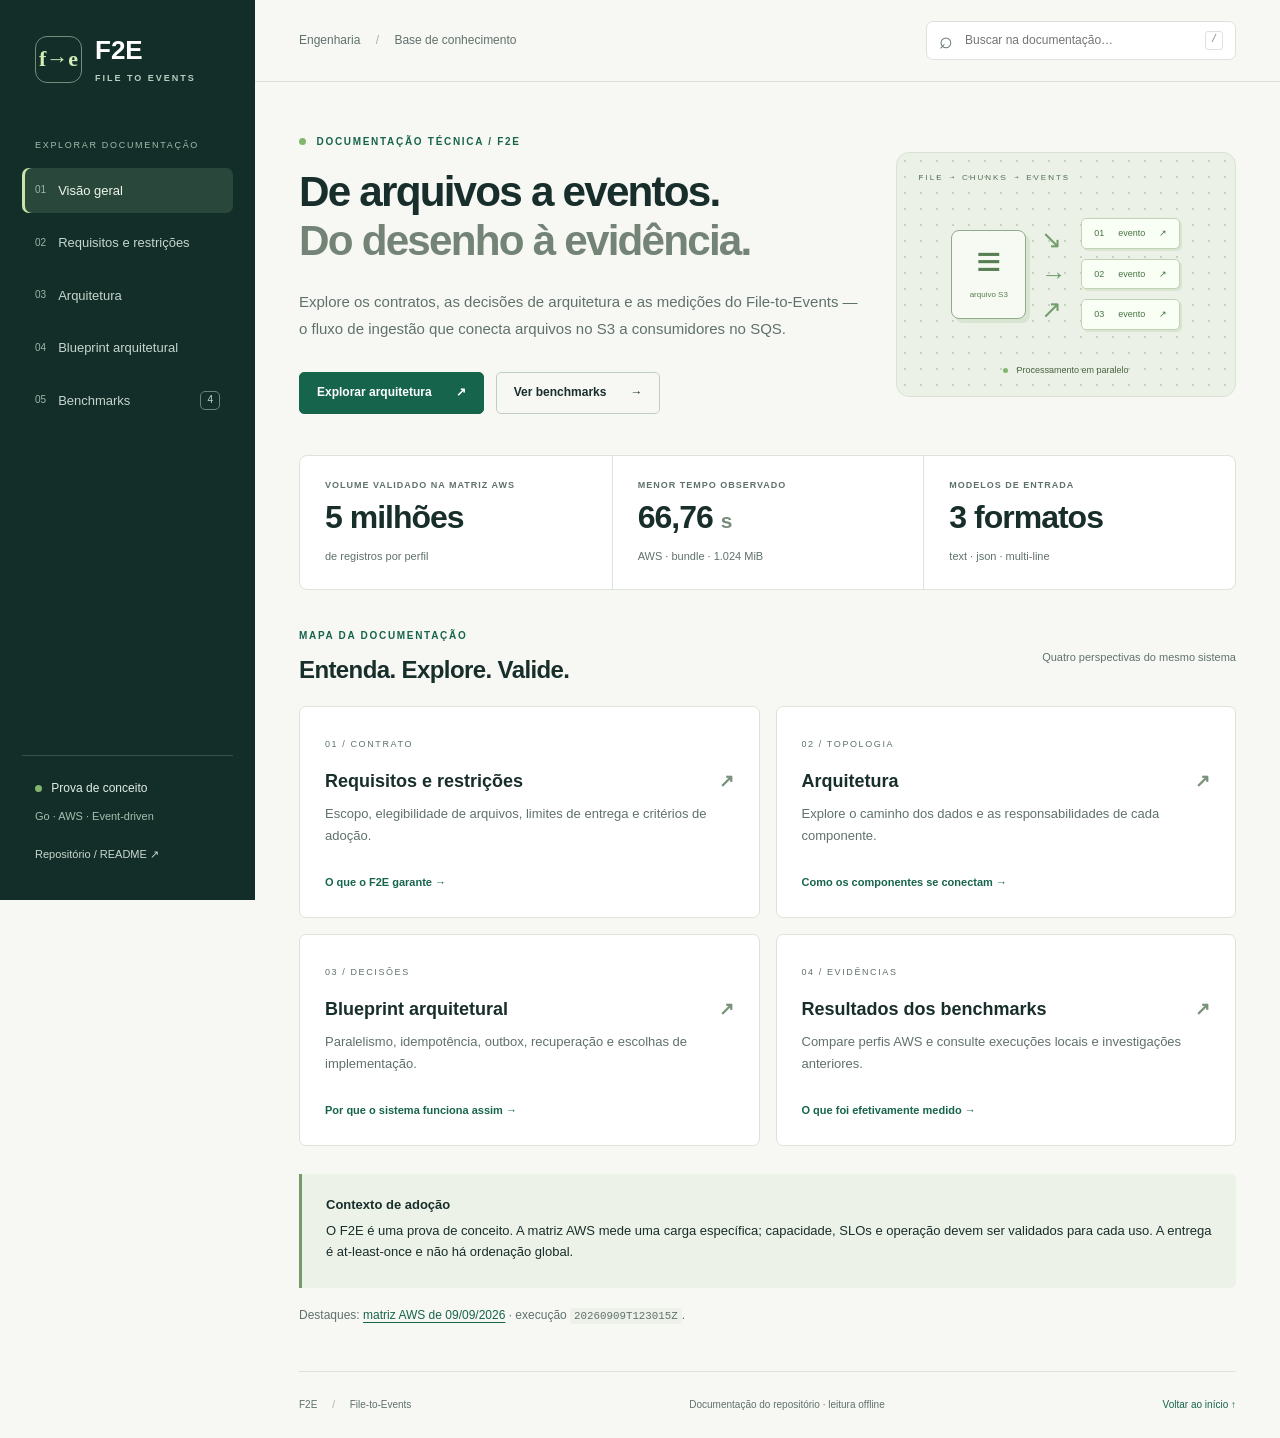
<file: documentacao/index.html>
<!doctype html>
<html lang="pt-BR">
<head>
<meta charset="utf-8"><meta name="viewport" content="width=device-width, initial-scale=1">
<meta name="description" content="Documentação interativa do F2E: requisitos, arquitetura, blueprint e resultados de benchmarks.">
<title>F2E · Documentação técnica</title>
<link rel="stylesheet" href="site/site.css">
<script id="benchmark-data" type="application/json">{"aws": [{"memory": 128, "smoke": 16.38, "worker": 3152, "seconds": 255.21, "throughput": 19592, "throttles": 1}, {"memory": 256, "smoke": 16.87, "worker": 6283, "seconds": 149.07, "throughput": 33541, "throttles": 0}, {"memory": 512, "smoke": 8.59, "worker": 12782, "seconds": 96.04, "throughput": 52062, "throttles": 0}, {"memory": 1024, "smoke": 8.51, "worker": 24517, "seconds": 66.76, "throughput": 74901, "throttles": 0}], "local": {"runId": "20260907T211528Z", "status": "COMPLETED", "jobId": "626fd8f810e14516cf36b0c2f9a8a0e023c82ed982c2b3626bbbcbb932d6d42c", "objectKey": "benchmark-text/20260907T211528Z-5000000x100.txt", "machine": {"cpu": "13th Gen Intel(R) Core(TM) i7-13700H", "physicalCores": 14, "logicalThreads": 20, "ramBytes": 33854128128, "dockerDesktop": {"cpus": 20, "ramBytes": 16519639040}}, "input": {"records": 5000000, "recordLengthBytes": 100, "sizeBytes": 500000000, "sha256": "ea2bc112f5f92e5417c7077fb8a00bdd95f2922801a2281ebea5fc4e4ac8a8de"}, "parameters": {"recordsPerChunk": 50000, "publishConcurrency": 8, "outputMode": "bundle", "maxEnvelopesPerMessage": 100, "maxMessageBytes": 24000}, "durationsMs": {"generation": 58, "provision": 23201, "upload": 3785, "processing": 197790}, "result": {"expectedChunks": 100, "completedChunks": 100, "recordsRead": 5000000, "recordsPublished": 5000000, "recordsRejected": 0, "recordsIgnored": 0, "outputMessages": 178539, "intakeDlq": 0, "chunkDlq": 0, "recordsPerSecond": 25279.34, "inputMiBPerSecond": 2.41}, "resources": {"peakSingleContainerCpuPercent": 166.3, "peakSingleContainerMemoryPercent": 33.78, "rawSamples": "docker-resources.csv"}}, "localMatrix": {"runId": "20260908T234320Z", "kind": "local-memory-cpu-matrix", "matrix": "128:0.07 256:0.14 512:0.29 1024:0.58", "cases": [{"stage": "smoke", "status": "COMPLETED", "parameters": {"recordsPerChunk": 50000, "publishConcurrency": 8, "outputMode": "bundle", "maxEnvelopesPerMessage": 0, "maxMessageBytes": 256000, "workerMemoryMB": 128, "workerTimeoutSeconds": 600, "workerContainerCPUs": "0.07", "workerContainerMemory": "128m"}, "input": {"records": 10000, "recordLengthBytes": 100, "sizeBytes": 1000000, "sha256": "33a607c1c8b396a701991e1d41a20a1f04f7d0831b0ac398d771d2aaedf85709"}, "durationsMs": {"generation": 95, "provision": 28664, "upload": 919, "processing": 2555}, "result": {"expectedChunks": 1, "completedChunks": 1, "recordsRead": 10000, "recordsPublished": 10000, "recordsRejected": 0, "recordsIgnored": 0, "outputMessages": 66, "intakeDlq": 0, "chunkDlq": 0, "recordsPerSecond": 3913.89, "inputMiBPerSecond": 0.37}, "resources": {"peakSingleContainerCpuPercent": 99.49, "peakSingleContainerMemoryPercent": 18.99, "rawSamples": "docker-resources.csv", "workerContainerLimits": "worker-container-limits.csv"}}, {"stage": "full", "status": "FAILED", "parameters": {"recordsPerChunk": 50000, "publishConcurrency": 8, "outputMode": "bundle", "maxEnvelopesPerMessage": 0, "maxMessageBytes": 256000, "workerMemoryMB": 128, "workerTimeoutSeconds": 600, "workerContainerCPUs": "0.07", "workerContainerMemory": "128m"}, "input": {"records": 5000000, "recordLengthBytes": 100, "sizeBytes": 500000000, "sha256": "ea2bc112f5f92e5417c7077fb8a00bdd95f2922801a2281ebea5fc4e4ac8a8de"}, "durationsMs": {"generation": 66, "provision": 28661, "upload": 9118, "processing": 601316}, "result": {"expectedChunks": 95, "completedChunks": 5, "recordsRead": 263155, "recordsPublished": 263155, "recordsRejected": 0, "recordsIgnored": 0, "outputMessages": 16252, "intakeDlq": 2, "chunkDlq": 0, "recordsPerSecond": 437.63, "inputMiBPerSecond": 0.79}, "resources": {"peakSingleContainerCpuPercent": 220.31, "peakSingleContainerMemoryPercent": 32.42, "rawSamples": "docker-resources.csv", "workerContainerLimits": "worker-container-limits.csv"}}, {"stage": "smoke", "status": "COMPLETED", "parameters": {"recordsPerChunk": 50000, "publishConcurrency": 8, "outputMode": "bundle", "maxEnvelopesPerMessage": 0, "maxMessageBytes": 256000, "workerMemoryMB": 256, "workerTimeoutSeconds": 600, "workerContainerCPUs": "0.14", "workerContainerMemory": "256m"}, "input": {"records": 10000, "recordLengthBytes": 100, "sizeBytes": 1000000, "sha256": "33a607c1c8b396a701991e1d41a20a1f04f7d0831b0ac398d771d2aaedf85709"}, "durationsMs": {"generation": 85, "provision": 44291, "upload": 1213, "processing": 2526}, "result": {"expectedChunks": 1, "completedChunks": 1, "recordsRead": 10000, "recordsPublished": 10000, "recordsRejected": 0, "recordsIgnored": 0, "outputMessages": 66, "intakeDlq": 0, "chunkDlq": 0, "recordsPerSecond": 3958.83, "inputMiBPerSecond": 0.38}, "resources": {"peakSingleContainerCpuPercent": 84.48, "peakSingleContainerMemoryPercent": 19.67, "rawSamples": "docker-resources.csv", "workerContainerLimits": "worker-container-limits.csv"}}, {"stage": "smoke", "status": "COMPLETED", "parameters": {"recordsPerChunk": 50000, "publishConcurrency": 8, "outputMode": "bundle", "maxEnvelopesPerMessage": 0, "maxMessageBytes": 256000, "workerMemoryMB": 512, "workerTimeoutSeconds": 600, "workerContainerCPUs": "0.29", "workerContainerMemory": "512m"}, "input": {"records": 10000, "recordLengthBytes": 100, "sizeBytes": 1000000, "sha256": "33a607c1c8b396a701991e1d41a20a1f04f7d0831b0ac398d771d2aaedf85709"}, "durationsMs": {"generation": 84, "provision": 29670, "upload": 1411, "processing": 3014}, "result": {"expectedChunks": 1, "completedChunks": 1, "recordsRead": 10000, "recordsPublished": 10000, "recordsRejected": 0, "recordsIgnored": 0, "outputMessages": 203, "intakeDlq": 0, "chunkDlq": 0, "recordsPerSecond": 3317.85, "inputMiBPerSecond": 0.32}, "resources": {"peakSingleContainerCpuPercent": 301.55, "peakSingleContainerMemoryPercent": 8, "rawSamples": "docker-resources.csv", "workerContainerLimits": "worker-container-limits.csv"}}, {"stage": "full", "status": "FAILED", "parameters": {"recordsPerChunk": 50000, "publishConcurrency": 8, "outputMode": "bundle", "maxEnvelopesPerMessage": 0, "maxMessageBytes": 256000, "workerMemoryMB": 512, "workerTimeoutSeconds": 600, "workerContainerCPUs": "0.29", "workerContainerMemory": "512m"}, "input": {"records": 5000000, "recordLengthBytes": 100, "sizeBytes": 500000000, "sha256": "ea2bc112f5f92e5417c7077fb8a00bdd95f2922801a2281ebea5fc4e4ac8a8de"}, "durationsMs": {"generation": 81, "provision": 29470, "upload": 4666, "processing": 282661}, "result": {"expectedChunks": 95, "completedChunks": 5, "recordsRead": 263155, "recordsPublished": 263155, "recordsRejected": 0, "recordsIgnored": 0, "outputMessages": 16155, "intakeDlq": 1, "chunkDlq": 0, "recordsPerSecond": 930.99, "inputMiBPerSecond": 1.69}, "resources": {"peakSingleContainerCpuPercent": 162.55, "peakSingleContainerMemoryPercent": 31.7, "rawSamples": "docker-resources.csv", "workerContainerLimits": "worker-container-limits.csv"}}, {"stage": "smoke", "status": "COMPLETED", "parameters": {"recordsPerChunk": 50000, "publishConcurrency": 8, "outputMode": "bundle", "maxEnvelopesPerMessage": 0, "maxMessageBytes": 256000, "workerMemoryMB": 1024, "workerTimeoutSeconds": 600, "workerContainerCPUs": "0.58", "workerContainerMemory": "1024m"}, "input": {"records": 10000, "recordLengthBytes": 100, "sizeBytes": 1000000, "sha256": "33a607c1c8b396a701991e1d41a20a1f04f7d0831b0ac398d771d2aaedf85709"}, "durationsMs": {"generation": 60, "provision": 27550, "upload": 861, "processing": 1800}, "result": {"expectedChunks": 1, "completedChunks": 1, "recordsRead": 10000, "recordsPublished": 10000, "recordsRejected": 0, "recordsIgnored": 0, "outputMessages": 33, "intakeDlq": 0, "chunkDlq": 0, "recordsPerSecond": 5555.56, "inputMiBPerSecond": 0.53}, "resources": {"peakSingleContainerCpuPercent": 106.08, "peakSingleContainerMemoryPercent": 5.32, "rawSamples": "docker-resources.csv", "workerContainerLimits": "worker-container-limits.csv"}}, {"stage": "full", "status": "FAILED", "parameters": {"recordsPerChunk": 50000, "publishConcurrency": 8, "outputMode": "bundle", "maxEnvelopesPerMessage": 0, "maxMessageBytes": 256000, "workerMemoryMB": 1024, "workerTimeoutSeconds": 600, "workerContainerCPUs": "0.58", "workerContainerMemory": "1024m"}, "input": {"records": 5000000, "recordLengthBytes": 100, "sizeBytes": 500000000, "sha256": "ea2bc112f5f92e5417c7077fb8a00bdd95f2922801a2281ebea5fc4e4ac8a8de"}, "durationsMs": {"generation": 56, "provision": 23420, "upload": 4620, "processing": 194766}, "result": {"expectedChunks": 95, "completedChunks": 5, "recordsRead": 263155, "recordsPublished": 263155, "recordsRejected": 0, "recordsIgnored": 0, "outputMessages": 16155, "intakeDlq": 2, "chunkDlq": 0, "recordsPerSecond": 1351.13, "inputMiBPerSecond": 2.45}, "resources": {"peakSingleContainerCpuPercent": 177.92, "peakSingleContainerMemoryPercent": 31.78, "rawSamples": "docker-resources.csv", "workerContainerLimits": "worker-container-limits.csv"}}]}}</script>
<script src="site/site.js" defer></script>
</head>
<body>
<a class="skip-link" href="#conteudo">Pular para o conteúdo</a>
<aside class="sidebar">
<a class="brand" href="#inicio"><span class="brand-icon">f→e</span><span>F2E<small>FILE TO EVENTS</small></span></a>
<p class="nav-label">EXPLORAR DOCUMENTAÇÃO</p>
<nav aria-label="Navegação principal">
<a href="#inicio" aria-current="page"><span>01</span> Visão geral</a>
<a href="#requisitos"><span>02</span> Requisitos e restrições</a>
<a href="#arquitetura"><span>03</span> Arquitetura</a>
<a href="#blueprint"><span>04</span> Blueprint arquitetural</a>
<a href="#benchmarks"><span>05</span> Benchmarks <i>4</i></a>
</nav>
<div class="sidebar-bottom"><span class="status-dot"></span> Prova de conceito<p>Go · AWS · Event-driven</p><a href="../README.md">Repositório / README ↗</a></div>
</aside>
<div class="workspace">
<header class="topbar"><span>Engenharia <b>/</b> Base de conhecimento</span><div class="search-box"><span aria-hidden="true">⌕</span><label class="sr-only" for="search">Buscar em toda a documentação</label><input id="search" type="search" placeholder="Buscar na documentação…"><kbd>/</kbd></div></header>
<main id="conteudo" tabindex="-1">
<section id="search-results" hidden aria-labelledby="search-title"><p class="eyebrow">BUSCA GLOBAL</p><h1 id="search-title">Resultados na documentação</h1><p id="search-count" role="status"></p><div id="search-list"></div></section>
<section id="inicio" class="page">
<div class="hero"><div><p class="eyebrow"><span class="status-dot"></span> DOCUMENTAÇÃO TÉCNICA / F2E</p><h1>De arquivos a eventos.<br><span>Do desenho à evidência.</span></h1><p class="lead">Explore os contratos, as decisões de arquitetura e as medições do File-to-Events — o fluxo de ingestão que conecta arquivos no S3 a consumidores no SQS.</p><div class="hero-actions"><a class="button primary" href="#arquitetura">Explorar arquitetura <span>↗</span></a><a class="button" href="#benchmarks">Ver benchmarks <span>→</span></a></div></div><div class="hero-art" aria-hidden="true"><div class="art-caption">FILE → CHUNKS → EVENTS</div><div class="file-glyph">≡<small>arquivo S3</small></div><div class="art-lines">↘<br>→<br>↗</div><div class="event-stack"><span>01 <b>evento</b> ↗</span><span>02 <b>evento</b> ↗</span><span>03 <b>evento</b> ↗</span></div><div class="art-footer"><span class="status-dot"></span> Processamento em paralelo</div></div></div>
<div class="stats"><div><span>VOLUME VALIDADO NA MATRIZ AWS</span><strong>5 milhões</strong><small>de registros por perfil</small></div><div><span>MENOR TEMPO OBSERVADO</span><strong>66,76 <em>s</em></strong><small>AWS · bundle · 1.024 MiB</small></div><div><span>MODELOS DE ENTRADA</span><strong>3 formatos</strong><small>text · json · multi-line</small></div></div>
<div class="section-heading"><div><p class="eyebrow">MAPA DA DOCUMENTAÇÃO</p><h2>Entenda. Explore. Valide.</h2></div><span>Quatro perspectivas do mesmo sistema</span></div>
<div class="topic-grid">
<a class="topic" href="#requisitos"><span class="topic-number">01 / CONTRATO</span><h3>Requisitos e restrições <span>↗</span></h3><p>Escopo, elegibilidade de arquivos, limites de entrega e critérios de adoção.</p><small>O que o F2E garante →</small></a>
<a class="topic" href="#arquitetura"><span class="topic-number">02 / TOPOLOGIA</span><h3>Arquitetura <span>↗</span></h3><p>Explore o caminho dos dados e as responsabilidades de cada componente.</p><small>Como os componentes se conectam →</small></a>
<a class="topic" href="#blueprint"><span class="topic-number">03 / DECISÕES</span><h3>Blueprint arquitetural <span>↗</span></h3><p>Paralelismo, idempotência, outbox, recuperação e escolhas de implementação.</p><small>Por que o sistema funciona assim →</small></a>
<a class="topic" href="#benchmarks"><span class="topic-number">04 / EVIDÊNCIAS</span><h3>Resultados dos benchmarks <span>↗</span></h3><p>Compare perfis AWS e consulte execuções locais e investigações anteriores.</p><small>O que foi efetivamente medido →</small></a>
</div>
<div class="note"><strong>Contexto de adoção</strong><p>O F2E é uma prova de conceito. A matriz AWS mede uma carga específica; capacidade, SLOs e operação devem ser validados para cada uso. A entrega é at-least-once e não há ordenação global.</p></div>
<p class="muted provenance">Destaques: <a href="#aws-matriz">matriz AWS de 09/09/2026</a> · execução <code>20260909T123015Z</code>.</p>
</section>
<article id="requisitos" class="page document-page" hidden><div class="document-heading"><p class="eyebrow">DOCUMENTO DE REFERÊNCIA</p><h1>Requisitos e restrições</h1><a class="source-link" href="requisitos_e_restricoes.md">Abrir Markdown original ↗</a></div><div class="document-content"><details class="doc-section" id="requisitos-sec-1" open><summary>1. Escopo</summary><div class="section-body">
<p>O F2E resolve exclusivamente o fluxo inbound File-to-Event:</p>
<pre><code>Arquivo recebido -&gt; eventos de registros em SQS</code></pre>
<p>A entrada normal é um objeto no Amazon S3, versionado ou não. Uma integração também pode enviar uma requisição explícita para a fila de intake, desde que forneça o contrato necessário.</p>
<p>O F2E não implementa o fluxo outbound Event-to-File:</p>
<pre><code>Eventos -&gt; arquivo</code></pre>
<p>Esse fluxo requer outro building block ou módulo, com contrato, persistência, agrupamento, ordenação e estratégia de entrega próprios. A implementação atual publica eventos em SQS; SNS não é um destino provisionado por este projeto.</p>
</div></details>
<details class="doc-section" id="requisitos-sec-2" open><summary>2. Requisitos funcionais</summary><div class="section-body">
<div class="table-wrap" tabindex="0" role="region" aria-label="Tabela do documento"><table><thead><tr><th scope="col">Requisito</th><th scope="col">Critério de atendimento</th></tr></thead><tbody>
<tr><td>Converter arquivo em eventos</td><td>Cada registro lógico elegível gera um Envelope v1. No modo <code>single</code>, ele ocupa uma mensagem SQS; no modo <code>bundle</code>, vários envelopes integram uma mensagem.</td></tr>
<tr><td>Iniciar sob demanda</td><td>Um ObjectCreated do S3 ou uma requisição explícita entra na fila de intake e aciona o Organizer.</td></tr>
<tr><td>Processar arquivos grandes em paralelo</td><td>O Organizer produz chunks e Workers processam-nos concorrentemente.</td></tr>
<tr><td>Rastrear a execução</td><td>O ledger registra arquivo, job, chunks, contagens, falhas, configuração e estado terminal.</td></tr>
<tr><td>Sinalizar término</td><td>Um evento de conclusão é publicado em fila separada para jobs concluídos, falhos ou rejeitados.</td></tr>
<tr><td>Recuperar trabalho técnico</td><td>Checkpoints do ledger, retries SQS, DLQs, outbox e replay explícito permitem reconciliação.</td></tr>
</tbody></table></div>
<p>A janela de processamento é um requisito de adoção: ela deve ser definida pelo caso de uso e validada em teste de carga. A configuração de chunks, concorrência e recursos Lambda deve permitir que o prazo acordado seja atingido sem exceder os limites do ambiente.</p>
</div></details>
<details class="doc-section" id="requisitos-sec-3" open><summary>3. Condições de elegibilidade do arquivo</summary><div class="section-body">
<p>O F2E só é adequado quando a fronteira de cada registro lógico pode ser determinada de forma previsível e limitada.</p>
<div class="table-wrap" tabindex="0" role="region" aria-label="Tabela do documento"><table><thead><tr><th scope="col">Formato</th><th scope="col">Regra suportada</th><th scope="col">Limite necessário para paralelizar</th></tr></thead><tbody>
<tr><td>text</td><td>Uma linha terminada por CR, LF ou CRLF.</td><td>maxRecordLengthBytes para arquivos divididos.</td></tr>
<tr><td>json</td><td>Um objeto identificado e delimitado pelo nome da primeira chave configurada.</td><td>firstFieldName, maxBytesPerElement e a regra de unicidade do nome como chave estrutural.</td></tr>
<tr><td>multi-line</td><td>Linhas agrupadas por marcador de início e prefixes aceitos.</td><td>maxBytesPerRecord e regra de marcador.</td></tr>
</tbody></table></div>
<p>O arquivo deve respeitar os máximos configurados para tamanho total, chunk, registro e mensagem. O Organizer rejeita contratos ou arquivos fora desses limites; o Worker falha o chunk quando não consegue provar uma fronteira válida dentro do limite declarado.</p>
<p>No modo <code>text</code> divisível, o Organizer planeja faixas nominais de bytes: por padrão, busca aproximadamente 100 chunks por arquivo, respeitando o mínimo de 5 MiB e <code>maxChunkBytes</code>; arquivos menores que 5 MiB formam um único chunk. <code>targetChunkBytes</code>, quando informado, ajusta o alvo entre 5 MiB e o menor valor de 100 MiB e <code>maxChunkBytes</code>. A fronteira real do registro é resolvida pelo Worker dentro de <code>maxRecordLengthBytes</code>.</p>
<h3>Não elegíveis sem extensão específica</h3>
<ul>
<li>Arquivos com hierarquia arbitrária ou registros cuja fronteira só pode ser descoberta após leitura integral e sem limite máximo conhecido.</li>
<li>Arquivos que exigem quebra cega em bytes dentro de grupos hierárquicos.</li>
<li>Formatos removidos ou não implementados, como CSV, XML, fixed-width, JSONL, NDJSON e binário.</li>
<li>Registros que excedem o limite serializado da mensagem de destino.</li>
<li>Casos cuja janela de processamento não caiba na capacidade e no timeout das Lambdas configuradas.</li>
</ul>
<p>Nesses cenários, use outro processo de ingestão ou desenvolva um adaptador com semântica de parsing e recursos compatíveis. Não basta aumentar concorrência: sem fronteira previsível, dividir o arquivo pode corromper o registro lógico.</p>
</div></details>
<details class="doc-section" id="requisitos-sec-4" open><summary>4. Restrições arquiteturais</summary><div class="section-body">
<h3>S3</h3>
<ul>
<li>O bucket pode ter versionamento habilitado ou não. Com versionamento, o Organizer fixa bucket, key e <code>VersionId</code> antes de planejar o job e a retenção das versões deve cobrir a janela de retry e replay.</li>
<li>Sem versionamento (ou com versionamento suspenso e <code>VersionId</code> <code>null</code>), o Organizer registra <code>ETag</code> e tamanho na admissão e usa leituras condicionais por <code>ETag</code>. Se o objeto for sobrescrito ou removido, o job falha e exige nova ingestão; retry e replay do conteúdo original não são garantidos.</li>
<li>Notificações S3 apenas iniciam o fluxo; não são confirmação de processamento completo.</li>
</ul>
<h3>SQS</h3>
<ul>
<li>Intake, chunks, eventos de saída e conclusão são filas SQS.</li>
<li>As filas são Standard: a entrega é at-least-once e não há ordenação global.</li>
<li>Corpo, atributos e overhead serializado devem caber no máximo de mensagem.</li>
<li><code>batchSize</code> limita mensagens físicas por chamada <code>SendMessageBatch</code> (até 10), não a quantidade de envelopes quando a saída usa <code>bundle</code>.</li>
<li>A redrive policy move mensagens que excedem as tentativas para DLQs.</li>
<li>Consumidores downstream são responsáveis pela exclusão da mensagem, DLQ de saída e idempotência dos próprios efeitos.</li>
</ul>
<h3>Lambda</h3>
<ul>
<li>Organizer e Worker executam sob demanda.</li>
<li>Tempo de execução, memória, armazenamento efêmero, concorrência e limites da conta restringem throughput e tamanho de trabalho por invocação.</li>
<li>O Worker lê intervalos S3; ele não deve depender de carregar todo arquivo na memória para casos paralelizáveis.</li>
<li>Dimensionamento precisa ser validado com arquivos representativos e SLOs definidos antes de produção.</li>
</ul>
<h3>DynamoDB e SSM</h3>
<ul>
<li>DynamoDB é o ledger técnico: não substitui a persistência de negócio dos consumidores.</li>
<li>SSM guarda configuração por prefixo e limites globais.</li>
<li>Para notificações S3, o prefixo mais específico seleciona a configuração SSM, registrada no snapshot do job; alterar SSM afeta somente novas admissões. Requisições explícitas usam o contrato recebido e os padrões da Lambda, sem seleção de prefixo no SSM.</li>
</ul>
</div></details>
<details class="doc-section" id="requisitos-sec-5" open><summary>5. Ordem, entrega e conclusão</summary><div class="section-body">
<p>O paralelismo depende da independência entre registros. Não use o F2E quando a ordem entre registros for requisito obrigatório, a menos que o consumidor implemente uma estratégia própria de chave, reordenação ou persistência.</p>
<pre><code>at-least-once
      |
      v
duplicatas possíveis
      |
      v
consumidor idempotente</code></pre>
<p>Use eventId para deduplicar retries da mesma execução e sourceRecordId para deduplicar o mesmo registro físico entre replays. Não há transação distribuída entre SQS e DynamoDB.</p>
<p>O modo de saída padrão é <code>single</code>: cada mensagem contém um Envelope v1. O modo <code>bundle</code> deve ser escolhido para o prefixo no SSM ou, em requisições explícitas, por <code>F2E_OUTPUT_MODE=bundle</code> na Lambda. Nesse modo, a mensagem contém um <code>BundleEnvelope</code> (<code>schemaVersion: &quot;f2e-bundle/1&quot;</code>) com envelopes completos do mesmo chunk. <code>maxEnvelopesPerMessage</code> limita a quantidade de envelopes; <code>0</code> deixa o limite de bytes determinar o agrupamento. <code>maxMessageBytes</code> limita o tamanho físico, incluindo wrapper e atributos; <code>0</code> usa o limite físico padrão. Cada envelope também respeita <code>maxEventBytes</code>. Um envelope que não cabe sozinho no bundle causa erro, sem truncamento.</p>
<p>O consumidor do modo <code>bundle</code> precisa reconhecer o wrapper, processar cada item e deduplicar pelo <code>eventId</code> individual: uma nova entrega da mensagem pode repetir todos os seus itens. Contagens de registros e de mensagens SQS são grandezas distintas nesse modo.</p>
<p>O job pode terminar em:</p>
<div class="table-wrap" tabindex="0" role="region" aria-label="Tabela do documento"><table><thead><tr><th scope="col">Estado</th><th scope="col">Significado</th></tr></thead><tbody>
<tr><td>COMPLETED / SUCCESS</td><td>Todos os registros tiveram o resultado esperado.</td></tr>
<tr><td>COMPLETED / WITH_REJECTIONS</td><td>A execução técnica terminou, mas há registros rejeitados; consultar contagens e motivos.</td></tr>
<tr><td>FAILED</td><td>Uma falha técnica impediu resultado completo; countsComplete pode ser falso.</td></tr>
<tr><td>REJECTED</td><td>Arquivo ou configuração não atende ao contrato antes da conclusão normal.</td></tr>
</tbody></table></div>
<p>O evento de conclusão não é barreira para consumo dos eventos de registros: pode ser entregue antes de todos eles serem consumidos downstream.</p>
</div></details>
<details class="doc-section" id="requisitos-sec-6" open><summary>6. Capacidade, back-pressure e isolamento</summary><div class="section-body">
<p>O arquivo é a unidade de admissão; o chunk é a unidade de paralelismo e retry; o registro é a unidade lógica de saída.</p>
<pre><code>arquivo -&gt; chunks -&gt; Workers paralelos -&gt; eventos</code></pre>
<p>O throughput depende do número de chunks, concorrência SQS-Lambda, limites AWS, modo de saída e capacidade de consumidores. Backlogs nas filas são o mecanismo de desacoplamento e um sinal operacional de que uma etapa está mais lenta que a anterior.</p>
<p>Os jobs preservam no snapshot a fila de saída escolhida pelo prefixo. Por padrão ela é compartilhada; um prefixo pode usar fila dedicada. A fila de chunks e a fila de conclusão permanecem únicas. Todos os prefixos compartilham o Worker e sua concorrência; uma carga intensa pode atrasar os demais. Para capacidade ou fronteira de segurança isolada, implante uma instância F2E dedicada de ponta a ponta.</p>
</div></details>
<details class="doc-section" id="requisitos-sec-7" open><summary>7. Decisão de adoção</summary><div class="section-body">
<p>Antes de adotar o building block, confirme:</p>
<ol>
<li>O problema é File-to-Event inbound, não Event-to-File.</li>
<li>Os registros são independentes ou suportam o tratamento de ordem no destino.</li>
<li>A regra de fronteira e o tamanho máximo do registro são conhecidos.</li>
<li>O arquivo, chunk, registro e mensagem cabem nos limites configurados.</li>
<li>A janela de processamento cabe na capacidade dimensionada de Lambda e SQS.</li>
<li>O consumidor é idempotente e suporta o contrato de saída escolhido, inclusive o wrapper e a deduplicação por item quando usar <code>bundle</code>.</li>
<li>Há responsável por alarmes, DLQs, retenção e autorização.</li>
<li>O replay é seguro para os efeitos de negócio; se ele for obrigatório, a versão do S3 deve ser retida.</li>
</ol>
</div></details>
<details class="doc-section" id="requisitos-sec-8" open><summary>8. Referências</summary><div class="section-body">
<ul>
<li><a href="#arquitetura">Arquitetura</a></li>
<li><a href="#blueprint">Blueprint arquitetural</a></li>
<li><a href="operacao_local.md">Operação local</a></li>
<li><a href="operacao_aws.md">Operação na AWS</a></li>
<li><a href="runbooks.md">Runbooks</a></li>
</ul>
</div></details></div></article>
<article id="arquitetura" class="page document-page" hidden><div class="document-heading"><p class="eyebrow">DOCUMENTO DE REFERÊNCIA</p><h1>Arquitetura</h1><a class="source-link" href="arquitetura.md">Abrir Markdown original ↗</a></div><div class="architecture-map">
<div class="section-heading"><div><p class="eyebrow">FLUXO INTERATIVO</p><h2>O caminho de um arquivo</h2></div><span>Clique em um componente</span></div>
<div class="flow" aria-label="Caminho principal do processamento">
<button data-node="s3" aria-pressed="true"><small>01 / ORIGEM</small><strong>Amazon S3</strong><span>Arquivo de entrada</span></button><span class="arrow" aria-hidden="true">→</span>
<button data-node="intake" aria-pressed="false"><small>02 / ENTRADA</small><strong>file-intake</strong><span>Fila SQS</span></button><span class="arrow" aria-hidden="true">→</span>
<button data-node="organizer" aria-pressed="false"><small>03 / PLANEJAMENTO</small><strong>Organizer</strong><span>Lambda</span></button><span class="arrow" aria-hidden="true">→</span>
<button data-node="chunks" aria-pressed="false"><small>04 / TRABALHO</small><strong>chunk-jobs</strong><span>SQS compartilhada</span></button><span class="arrow" aria-hidden="true">→</span>
<button data-node="worker" aria-pressed="false"><small>05 / PROCESSAMENTO</small><strong>Worker</strong><span>Lambda compartilhada</span></button><span class="arrow" aria-hidden="true">→</span>
<button data-node="output" aria-pressed="false"><small>06 / ENTREGA</small><strong>output-events</strong><span>SQS → consumidores</span></button>
</div>
<div class="support-flow"><span>CONFIGURAÇÃO, ESTADO E OPERAÇÃO</span><button data-node="ssm" aria-pressed="false">SSM Parameter Store</button><button data-node="ledger" aria-pressed="false">DynamoDB · ledger</button><button data-node="completion" aria-pressed="false">SQS · conclusão</button><button data-node="dlq" aria-pressed="false">DLQs</button><button data-node="observability" aria-pressed="false">CloudWatch</button></div>
<div id="node-detail" class="node-detail" aria-live="polite"></div>
<p class="muted">Fluxo principal simplificado. Organizer consulta S3, SSM e ledger; Worker lê S3 Range GET e atualiza o ledger. Uma OrganizerRequest também pode entrar diretamente no intake.</p>
</div><div class="document-content"><p>Este diagrama representa a implantação criada pelo Terraform na AWS. O fluxo local usa os mesmos componentes emulados pelo LocalStack. As decisões de projeto estão no <a href="adr/README.md">índice de ADRs</a>.</p>
<blockquote>Escopo: este é um building block inbound, de arquivo S3 para eventos SQS. Ele não cobre Event-to-File, SNS como destino nem ordenação global. Consulte <a href="#requisitos">Requisitos e restrições</a> antes de adotar o fluxo.</blockquote>
<details class="diagram-source"><summary>Código do diagrama original (Mermaid)</summary><pre><code>flowchart LR
    classDef aws fill:#fff7ed,stroke:#d97706,color:#431407
    classDef compute fill:#eff6ff,stroke:#2563eb,color:#172554
    classDef queue fill:#f5f3ff,stroke:#7c3aed,color:#2e1065
    classDef data fill:#ecfdf5,stroke:#059669,color:#064e3b
    classDef external fill:#f8fafc,stroke:#475569,color:#0f172a
    classDef failure fill:#fef2f2,stroke:#dc2626,color:#7f1d1d

    producer[Produtor de arquivos&lt;br/&gt;ou integração]:::external
    consumer[Consumidores de registros]:::external
    dedicatedConsumer[Consumidores do prefixo&lt;br/&gt;com saída dedicada]:::external
    completionConsumer[Consumidores de conclusão]:::external

    subgraph AWS[Ambiente AWS / LocalStack]
        s3[(S3: bucket de entrada&lt;br/&gt;versionado; ETag condicional se necessário)]:::aws
        intake[[SQS: file-intake]]:::queue
        organizer[Lambda Organizer&lt;br/&gt;admissão e planejamento]:::compute
        ssm[(SSM Parameter Store&lt;br/&gt;limites globais e configuração por prefixo)]:::data
        ledger[(DynamoDB: job-ledger&lt;br/&gt;jobs, chunks e outbox)]:::data
        chunks[[SQS: chunk-jobs&lt;br/&gt;compartilhada]]:::queue
        worker[Lambda Worker&lt;br/&gt;compartilhada]:::compute
        output[[SQS: output-events&lt;br/&gt;saída padrão]]:::queue
        dedicated[[SQS: output-events&lt;br/&gt;dedicada, opcional por prefixo]]:::queue
        completion[[SQS: completion-events]]:::queue
        intakeDLQ[[DLQ: file-intake]]:::failure
        chunksDLQ[[DLQ: chunk-jobs]]:::failure
        completionDLQ[[DLQ: completion-events]]:::failure
        observability[CloudWatch Logs, métricas,&lt;br/&gt;dashboard e alarmes]:::aws
    end

    producer --&gt;|envia arquivo| s3
    producer -.-&gt;|OrganizerRequest explícito| intake
    s3 --&gt;|ObjectCreated dos prefixos configurados| intake
    intake --&gt;|evento SQS; falhas parciais de lote| organizer
    organizer &lt;--&gt;|configuração com maior&lt;br/&gt;correspondência de prefixo| ssm
    organizer --&gt;|HeadObject da versão ou do objeto atual| s3
    organizer &lt;--&gt;|admissão, plano e agendamento| ledger
    organizer --&gt;|ChunkJobs com snapshot&lt;br/&gt;da configuração| chunks
    chunks --&gt;|evento SQS| worker
    worker --&gt;|S3 Range GET da versão&lt;br/&gt;ou leitura condicional por ETag| s3
    worker &lt;--&gt;|estados dos chunks e&lt;br/&gt;outbox de conclusão| ledger
    worker --&gt;|Envelope v1 ou bundles| output
    worker --&gt;|rota configurada no ChunkJob| dedicated
    output --&gt; consumer
    dedicated --&gt; dedicatedConsumer
    worker --&gt;|CompletionEvent pendente| completion
    worker --&gt;|marca intenção entregue&lt;br/&gt;após envio ao SQS| ledger
    completion --&gt; completionConsumer

    intake -.-&gt;|excedeu tentativas| intakeDLQ
    chunks -.-&gt;|excedeu tentativas| chunksDLQ
    completion -.-&gt;|excedeu tentativas de consumo| completionDLQ
    organizer -.-&gt; observability
    worker -.-&gt; observability
    intake -.-&gt; observability
    chunks -.-&gt; observability
    completion -.-&gt; observability</code></pre></details>
<details class="doc-section" id="arquitetura-sec-1" open><summary>Leitura do fluxo</summary><div class="section-body">
<ol>
<li>Um upload em um prefixo configurado do S3 gera uma notificação para <code>file-intake</code>. Uma integração também pode publicar um <code>OrganizerRequest</code> explícito nessa fila.</li>
<li>Para notificações S3, o Organizer escolhe no SSM a configuração mais específica para bucket e chave, valida os limites globais, fixa a identidade do objeto e registra no ledger a admissão e o plano. Ele publica os <code>ChunkJob</code>s na fila <code>chunk-jobs</code> compartilhada. Cada job carrega um snapshot da configuração e a rota de saída selecionada.</li>
<li>O Worker compartilhado processa chunks em paralelo, lê os intervalos necessários do S3 e publica registros como Envelope v1 ou, quando configurado, bundles. A fila <code>output-events</code> é o destino padrão; prefixos configurados podem ter uma fila de saída dedicada.</li>
<li>Quando o job atinge um estado terminal, o Worker reconcilia a intenção de conclusão persistida no ledger, envia o <code>CompletionEvent</code> para <code>completion-events</code> e marca a intenção como entregue após o envio. Para um array JSON vazio, o Organizer agenda uma mensagem de controle na fila de chunks para que o Worker faça essa entrega.</li>
</ol>
<p>No catálogo Terraform atual, <code>example-json/</code> usa uma fila de saída dedicada; <code>example-text/</code> e <code>example-multi-line/</code> usam a fila padrão. A configuração da suíte local em <code>automacao/localstack/init-aws.sh</code> usa bundles de até três envelopes e <code>recordsPerChunk</code> igual a 100 para os três exemplos.</p>
</div></details>
<details class="doc-section" id="arquitetura-sec-2" open><summary>Garantias e recuperação</summary><div class="section-body">
<ul>
<li>O ledger é compartilhado entre prefixos, assim como a fila de chunks e a concorrência máxima do Worker. Um pico de um prefixo pode atrasar os demais. Uma fila de saída dedicada isola somente o destino dos registros daquele prefixo; não cria capacidade de processamento independente.</li>
<li>As filas de intake e chunks têm DLQs e as Lambdas usam <code>ReportBatchItemFailures</code> para repetir apenas as mensagens do lote que falharam. A fila de conclusão também tem DLQ para falhas de consumo. O provisionamento atual não cria DLQ para as filas de saída dos registros: consumidores devem definir sua política de falha e redrive.</li>
<li>A entrega de registros e de eventos de conclusão é <em>at-least-once</em>. Consumidores devem deduplicar registros pelo <code>eventId</code> durante retries e pelo <code>sourceRecordId</code> entre replays. Um envio de conclusão confirmado no SQS seguido de falha antes da marcação no ledger pode reenviar o mesmo <code>eventId</code>.</li>
<li>O evento de conclusão sinaliza o estado terminal do job, mas não confirma que os consumidores já processaram todos os eventos de registro. As filas SQS Standard também não preservam ordem global entre chunks.</li>
</ul>
</div></details>
<details class="doc-section" id="arquitetura-sec-3" open><summary>Código e infraestrutura relacionados</summary><div class="section-body">
<ul>
<li><code>cmd/organizer</code> e <code>internal/application/organizer</code>: entrada, seleção de configuração, admissão, planejamento e publicação de chunks.</li>
<li><code>cmd/worker</code> e <code>internal/application/worker</code>: leitura, parsing, publicação de registros e entrega da outbox de conclusão.</li>
<li><code>internal/platform/aws/ledger.go</code>: estados e intenção durável de conclusão.</li>
<li><code>terraform/s3.tf</code>, <code>terraform/ssm.tf</code>, <code>terraform/sqs.tf</code> e <code>terraform/lambda.tf</code>: entrada, configuração, filas e gatilhos.</li>
<li><code>terraform/dynamodb.tf</code> e <code>terraform/monitoring.tf</code>: ledger e observabilidade.</li>
</ul>
</div></details></div></article>
<article id="blueprint" class="page document-page" hidden><div class="document-heading"><p class="eyebrow">DOCUMENTO DE REFERÊNCIA</p><h1>Blueprint arquitetural</h1><a class="source-link" href="blueprint_arquitetural.md">Abrir Markdown original ↗</a></div><div class="document-content"><details class="doc-section" id="blueprint-sec-1" open><summary>1. Objetivo</summary><div class="section-body">
<p>Este documento consolida o blueprint do F2E (File-to-Events): uma interface que transforma arquivos versionados no Amazon S3 em eventos de registros no Amazon SQS. O foco são responsabilidades, garantias, recuperação, capacidade e limites para operadores e consumidores.</p>
<p>Os critérios normativos de elegibilidade, escopo e limites estão em <a href="#requisitos">Requisitos e restrições</a>. Este blueprint detalha as decisões e os trade-offs da implementação atual.</p>
</div></details>
<details class="doc-section" id="blueprint-sec-2" open><summary>2. Visão arquitetural</summary><div class="section-body">
<p>O F2E fica entre uma origem baseada em arquivos e consumidores orientados a eventos. Ele admite uma identidade de arquivo — uma versão imutável quando disponível, ou <code>ETag</code> condicional —, divide o trabalho em chunks, extrai registros e os publica em uma fila de saída compartilhada ou dedicada ao prefixo. A implantação possui uma fila de chunks e um Worker compartilhados.</p>
<pre><code>Arquivo versionado no S3
          |
          v
SQS file-intake
          |
          v
Lambda Organizer
          |
          v
SQS chunk-jobs (compartilhada)
          |
          v
Lambda Worker (compartilhada)
          |
          v
SQS output-events (padrão) ou fila dedicada de saída
          |
          v
Consumidores downstream</code></pre>
<p>O DynamoDB mantém o ledger de admissão, plano, chunks e estados terminais. O Worker entrega eventos técnicos de conclusão a partir da outbox durável.</p>
<pre><code>DynamoDB job-ledger -&gt; Worker -&gt; SQS completion-events</code></pre>
</div></details>
<details class="doc-section" id="blueprint-sec-3" open><summary>3. Limites de responsabilidade</summary><div class="section-body">
<p>O F2E é responsável por converter uma identidade de arquivo fixada na admissão em eventos rastreáveis. Ele não executa regra de negócio downstream nem garante que cada efeito de negócio seja aplicado uma única vez.</p>
<p>O escopo é inbound, File-to-Event. Event-to-File é deliberadamente externo ao building block, e SNS não é um destino implementado por esta versão.</p>
<pre><code>ORIGEM                         F2E                              DESTINO
------                         ---                              -------
Produz arquivo          -&gt;     Admite e planeja            -&gt;   Consome evento
Define conteúdo         -&gt;     Lê e interpreta registros   -&gt;   Aplica negócio
Envia ao S3             -&gt;     Publica Envelope v1         -&gt;   Persiste estado
                           Registra execução e conclusão       Deduplica efeitos</code></pre>
<h3>Responsabilidades do F2E</h3>
<ul>
<li>Receber notificações S3 ou requisições explícitas na fila de intake.</li>
<li>Selecionar a configuração de bucket e prefixo e registrar seu snapshot.</li>
<li>Operar sobre a versão específica do objeto S3.</li>
<li>Planejar, agendar e processar unidades de trabalho.</li>
<li>Interpretar arquivos text, json em array e multi-line.</li>
<li>Publicar Envelope v1 por registro, ou bundles quando configurado.</li>
<li>Registrar estados, contadores, falhas e conclusão do job.</li>
<li>Manter as DLQs provisionadas, logs, métricas e alarmes de infraestrutura.</li>
</ul>
<h3>Responsabilidades fora do F2E</h3>
<ul>
<li>Produzir o arquivo e validar sua semântica de negócio.</li>
<li>Persistir efeitos de negócio e gerar novos eventos de domínio.</li>
<li>Deduplicar efeitos nos consumidores.</li>
<li>Decidir correção e reprocessamento de mensagens em DLQ.</li>
<li>Governar retenção, permissões e capacidade dos consumidores.</li>
<li>Impor ordenação de negócio entre registros.</li>
</ul>
</div></details>
<details class="doc-section" id="blueprint-sec-4" open><summary>4. Fluxo completo e posição do F2E</summary><div class="section-body">
<div class="table-wrap" tabindex="0" role="region" aria-label="Tabela do documento"><table><thead><tr><th scope="col">Etapa</th><th scope="col">Responsabilidade</th><th scope="col">F2E</th></tr></thead><tbody>
<tr><td>Geração</td><td>Sistema de origem cria o arquivo</td><td>Não</td></tr>
<tr><td>Armazenamento</td><td>S3 guarda uma versão do objeto</td><td>Infraestrutura AWS</td></tr>
<tr><td>Entrada</td><td>Notificação S3 ou requisição chega à fila</td><td>Sim</td></tr>
<tr><td>Configuração</td><td>Prefixo seleciona contrato e limites no SSM</td><td>Sim</td></tr>
<tr><td>Admissão</td><td>Arquivo é deduplicado e registrado</td><td>Sim</td></tr>
<tr><td>Planejamento</td><td>Arquivo se torna manifesto de chunks</td><td>Sim</td></tr>
<tr><td>Processamento</td><td>Worker lê intervalos e extrai registros</td><td>Sim</td></tr>
<tr><td>Publicação</td><td>Envelopes seguem para fila de saída</td><td>Sim</td></tr>
<tr><td>Consumo</td><td>Regra de negócio e persistência</td><td>Não</td></tr>
<tr><td>Conclusão</td><td>Resultado terminal segue para fila própria</td><td>Sim</td></tr>
<tr><td>Replay</td><td>Operador inicia a partir do ledger</td><td>Parcial</td></tr>
</tbody></table></div>
</div></details>
<details class="doc-section" id="blueprint-sec-5" open><summary>5. Unidades de trabalho e paralelismo</summary><div class="section-body">
<p>O arquivo é a unidade de admissão e conclusão. O chunk é a unidade de retry, agendamento e paralelismo. O registro é a unidade lógica entregue ao destino.</p>
<pre><code>1 arquivo (job)
     |
     +--&gt; chunk 00000001 --&gt; vários registros --&gt; eventos de saída
     +--&gt; chunk 00000002 --&gt; vários registros --&gt; eventos de saída
     +--&gt; chunk 00000003 --&gt; vários registros --&gt; eventos de saída</code></pre>
<p>O Organizer cria faixas nominais de bytes para texto; o Worker resolve as fronteiras dos registros ao ler as faixas. JSON e multi-line usam suas regras estruturais de delimitação. O Worker usa S3 Range GET para ler apenas o trecho que precisa processar. Em <code>text</code>, <code>targetChunkBytes</code> pode orientar o número de chunks; sem esse valor, o planejamento visa 100 chunks, respeitando os limites mínimo e máximo de tamanho.</p>
<p>O paralelismo real é limitado por:</p>
<ul>
<li>Quantidade de chunks planejados.</li>
<li>Mensagens na fila compartilhada de chunks.</li>
<li>Concorrência global do mapeamento SQS para o Worker.</li>
<li>Concorrência reservada, memória e timeout do Worker.</li>
<li>Limites de conta e capacidade de S3, SQS e DynamoDB.</li>
<li>Capacidade dos consumidores da fila de saída compartilhada ou dedicada.</li>
</ul>
<p>Mais concorrência não aumenta throughput quando o arquivo gera um único chunk ou quando o destino é o gargalo.</p>
</div></details>
<details class="doc-section" id="blueprint-sec-6" open><summary>6. Configuração e roteamento por prefixo</summary><div class="section-body">
<p>Cada prefixo registrado possui uma configuração no SSM Parameter Store. Para notificações S3, o Organizer escolhe a correspondência de prefixo mais longa e anexa um snapshot ao job, incluindo a versão e o hash do parâmetro. Mudanças posteriores afetam novas admissões, sem alterar jobs já admitidos. Limites globais também vêm do SSM. Requisições explícitas usam a configuração do contrato e os padrões da Lambda, sem seleção de prefixo no SSM. Os padrões de <code>outputMode</code>, <code>maxEnvelopesPerMessage</code> e <code>maxMessageBytes</code> também entram na configuração dos chunks dessas requisições.</p>
<pre><code>s3://bucket/financeiro/arquivo.txt  --&gt; configuração financeiro/
s3://bucket/financeiro/diario/x.txt --&gt; configuração financeiro/diario/
                                          (correspondência mais específica)</code></pre>
<p>A infraestrutura cria uma fila de chunks com DLQ, um Worker e uma fila de saída padrão. Um prefixo pode optar por uma fila de saída dedicada; o Terraform provisiona essa fila e grava sua URL na configuração SSM. <code>prefixId</code> e a URL de saída seguem no snapshot do job. O Worker publica na fila indicada pelo job ou, na ausência dela, na fila padrão. O exemplo <code>example-json/</code> usa fila dedicada; os exemplos <code>example-text/</code> e <code>example-multi-line/</code> usam a fila padrão.</p>
<p>Chunks de todos os prefixos disputam a mesma capacidade do Worker. A role IAM do Worker pode publicar nas filas de saída provisionadas e na fila de conclusão; não há isolamento de execução ou permissão por prefixo. O ledger DynamoDB também é compartilhado e não isola itens por IAM. Quando uma carga exigir capacidade ou fronteira de segurança própria, a decisão é implantar um F2E dedicado de ponta a ponta, conforme o <a href="adr/0009-implantacao-simples-compartilhada.md">ADR 0009</a>.</p>
</div></details>
<details class="doc-section" id="blueprint-sec-7" open><summary>7. Entrega e idempotência</summary><div class="section-body">
<p>O F2E oferece comportamento at-least-once. SQS pode reentregar mensagens, e não existe transação distribuída entre enviar uma mensagem e gravar um checkpoint no ledger.</p>
<pre><code>Worker publica evento no SQS
          |
          v
falha antes de confirmar o chunk no ledger
          |
          v
SQS reentrega o ChunkJob
          |
          v
possível nova publicação do mesmo registro</code></pre>
<p>O ledger reduz duplicações técnicas, mas consumidores precisam ser idempotentes.</p>
<div class="table-wrap" tabindex="0" role="region" aria-label="Tabela do documento"><table><thead><tr><th scope="col">Identificador</th><th scope="col">Uso</th></tr></thead><tbody>
<tr><td>fileId</td><td>Identidade física do arquivo: versão imutável ou <code>ETag</code>/tamanho observados na admissão.</td></tr>
<tr><td>jobId</td><td>Execução; muda em um replay explícito.</td></tr>
<tr><td>chunkId</td><td>Unidade de processamento dentro do job.</td></tr>
<tr><td>eventId</td><td>Deduplicação de retries da mesma execução.</td></tr>
<tr><td>sourceRecordId</td><td>Deduplicação do mesmo registro físico entre replays.</td></tr>
<tr><td>IDs de correlação</td><td>Propagam transactionId, correlationId e traceId.</td></tr>
</tbody></table></div>
<p>Use eventId para retries da mesma execução e sourceRecordId para impedir repetição entre replays. A persistência de uma chave de idempotência ou uma operação de negócio naturalmente idempotente continua sendo responsabilidade do consumidor.</p>
</div></details>
<details class="doc-section" id="blueprint-sec-8" open><summary>8. Retry, DLQ e mensagens problemáticas</summary><div class="section-body">
<p>O retry ocorre em duas camadas: o código tenta novamente operações de publicação em lote de forma limitada; caso a falha persista, a mensagem SQS permanece disponível para uma nova tentativa. As Lambdas usam falhas parciais de lote para não repetir mensagens que já terminaram com sucesso.</p>
<pre><code>Falha ao publicar
      |
      v
retry local limitado
      |
      +--&gt; sucesso: checkpoint e continuidade
      |
      +--&gt; falha: redelivery SQS
                         |
                         v
                  maxReceiveCount excedido
                         |
                         v
                        DLQ</code></pre>
<div class="table-wrap" tabindex="0" role="region" aria-label="Tabela do documento"><table><thead><tr><th scope="col">Caminho</th><th scope="col">Destino de falha</th></tr></thead><tbody>
<tr><td>file-intake</td><td>DLQ de intake</td></tr>
<tr><td>chunk-jobs</td><td>DLQ de chunks compartilhada</td></tr>
<tr><td>saída</td><td>O F2E não provisiona DLQ de consumo para a fila padrão ou dedicada; o consumidor define seu redrive.</td></tr>
<tr><td>conclusão</td><td>DLQ de completion-events</td></tr>
</tbody></table></div>
<p>DLQ isola a mensagem problemática; não a corrige nem a reprocessa sozinha. A operação deve investigar a causa e confirmar se o replay é seguro.</p>
</div></details>
<details class="doc-section" id="blueprint-sec-9" open><summary>9. Back-pressure e quotas</summary><div class="section-body">
<p>As filas SQS desacoplam a velocidade da origem, processamento e consumo.</p>
<pre><code>S3 mais rápido que Organizer    --&gt; backlog em file-intake
Organizer mais rápido que Worker --&gt; backlog em chunk-jobs compartilhada
Worker mais rápido que destino   --&gt; backlog na fila de saída usada pelo job</code></pre>
<p>O dimensionamento de filas, concorrência, tamanho de arquivo e capacidade downstream controla o backlog. Não há quota de admissão persistida no ledger. Uma carga de um prefixo pode atrasar os demais na fila de chunks compartilhada. Uma fila de saída dedicada separa apenas o backlog de consumo daquele prefixo.</p>
</div></details>
<details class="doc-section" id="blueprint-sec-10" open><summary>10. Conclusão e outbox</summary><div class="section-body">
<p>Quando o job se torna terminal, o ledger grava uma intenção de conclusão na mesma transição persistente. O Worker envia o evento para a fila de conclusão e só então confirma a entrega no ledger.</p>
<pre><code>Job terminal + intenção pendente (DynamoDB)
                    |
                    v
                 Worker
                    |
                    v
          SQS completion-events
                    |
                    v
       marca a intenção como entregue</code></pre>
<p>Uma nova entrega do chunk ou da mensagem de controle reconcilia intenções pendentes. Isso cobre falha entre registrar a intenção e entregá-la. Se a falha ocorrer depois do envio e antes da confirmação, pode haver duplicação; o eventId de conclusão permanece estável.</p>
<p>O evento de conclusão não é barreira de consumo: ele pode chegar antes de os consumidores terminarem de ler os eventos de registros.</p>
</div></details>
<details class="doc-section" id="blueprint-sec-11" open><summary>11. Ordenação, contrato e replay</summary><div class="section-body">
<p>As filas provisionadas são SQS Standard. Não há ordenação global de eventos, nem ordenação garantida entre chunks processados em paralelo. O Worker preserva a montagem determinística dentro de um chunk, mas consumidores não devem tratar isso como garantia de ordem na fila.</p>
<p>O contrato de registros é o Envelope v1, com origem, posição, identificadores e versão de schema. No modo <code>single</code>, cada mensagem contém um envelope. No modo <code>bundle</code>, uma mensagem contém múltiplos envelopes, até os limites configurados de quantidade e bytes; o consumidor precisa suportar esse formato. O lote SQS (<code>batchSize</code>) controla quantas mensagens físicas são enviadas por chamada, não quantos registros cabem em cada bundle. O Worker pode enviar lotes em paralelo conforme <code>F2E_PUBLISH_CONCURRENCY</code>, sem criar garantia de ordem na fila.</p>
<p>O ledger armazena o plano imutável e checkpoints de agendamento. Ele permite:</p>
<ul>
<li>Retomar chunks planejados cuja publicação não foi confirmada.</li>
<li>Executar replay explícito de um job ou subconjunto de chunks com novo jobId.</li>
</ul>
<p>Em um replay, sourceRecordId continua associado ao mesmo registro físico e eventId muda. Antes de reprocessar, confirme a estratégia de deduplicação e a disponibilidade da versão original no S3.</p>
</div></details>
<details class="doc-section" id="blueprint-sec-12" open><summary>12. Observabilidade operacional</summary><div class="section-body">
<p>O Terraform provisiona logs em CloudWatch, dashboard e alarmes para Lambdas, filas principais e DLQs de intake, chunks e conclusão. O monitoramento definido em <code>terraform/monitoring.tf</code> não inclui as filas de saída dedicadas. Acompanhe principalmente:</p>
<ul>
<li>Idade e quantidade de mensagens nas filas.</li>
<li>Qualquer mensagem em DLQ.</li>
<li>Erros, throttles, duração e concorrência das Lambdas.</li>
<li>Contadores do ledger e IDs jobId, fileId, chunkId e eventId.</li>
<li>IDs de correlação propagados no envelope.</li>
</ul>
<p>Não há DynamoDB Stream no caminho de conclusão: o Worker reconcilia e publica a intenção persistida no ledger.</p>
</div></details>
<details class="doc-section" id="blueprint-sec-13" open><summary>13. Trade-offs e perguntas de evolução</summary><div class="section-body">
<div class="table-wrap" tabindex="0" role="region" aria-label="Tabela do documento"><table><thead><tr><th scope="col">Decisão</th><th scope="col">Benefício</th><th scope="col">Consequência</th></tr></thead><tbody>
<tr><td>S3 versionado (preferível)</td><td>Origem imutável e replay reproduzível</td><td>Exige retenção e permissões para versões.</td></tr>
<tr><td>S3 não versionado</td><td>Menor exigência para a origem</td><td>Usa <code>ETag</code> condicional; sobrescrita falha o job e inviabiliza replay do conteúdo original.</td></tr>
<tr><td>SQS Standard</td><td>Desacoplamento e escala simples</td><td>Duplicatas e ausência de ordenação.</td></tr>
<tr><td>Chunks paralelos</td><td>Throughput para arquivos grandes</td><td>Ordem entre chunks não é preservada.</td></tr>
<tr><td>Ledger DynamoDB</td><td>Auditoria, recuperação e replay</td><td>Estado operacional e custo de escrita.</td></tr>
<tr><td>Outbox no ledger + reconciliação pelo Worker</td><td>Conclusão recuperável após reentrega de chunk ou controle</td><td>Entrega continua at-least-once.</td></tr>
<tr><td>Worker e fila de chunks compartilhados</td><td>Menos recursos e operação mais simples</td><td>Prefixos disputam a mesma capacidade.</td></tr>
<tr><td>Fila de saída dedicada opcional</td><td>Separa o backlog de consumo de um prefixo</td><td>Exige provisionamento e operação da fila adicional.</td></tr>
</tbody></table></div>
<p>Antes de incluir um prefixo, formato ou consumidor, responda:</p>
<ul>
<li>Qual é o volume, tamanho máximo e perfil de pico dos arquivos?</li>
<li>Quantos chunks serão criados e como a carga dividirá a capacidade compartilhada?</li>
<li>O consumidor suporta duplicação, replays e, se aplicável, bundles?</li>
<li>Existe requisito real de ordenação? Se sim, qual é a chave?</li>
<li>Quem monitora as DLQs de intake, chunks e conclusão, e o redrive do consumidor?</li>
<li>A versão do arquivo continua acessível durante a janela de recuperação?</li>
<li>Quais identidades podem publicar requisições explícitas?</li>
<li>Retenção, criptografia, dados sensíveis e alarmes têm responsáveis definidos?</li>
</ul>
</div></details>
<details class="doc-section" id="blueprint-sec-14" open><summary>14. Referências de implementação</summary><div class="section-body">
<ul>
<li>cmd/organizer: entrada, admissão e planejamento.</li>
<li>cmd/worker: processamento, publicação de registros e conclusões.</li>
<li>internal/application: casos de uso e portas.</li>
<li>internal/domain/f2e: contratos, estados, envelopes e identificadores.</li>
<li>terraform: recursos AWS compartilhados e fila de saída dedicada opcional.</li>
<li><a href="#arquitetura">Desenho arquitetural</a>: topologia visual.</li>
<li><a href="operacao_aws.md">Operação na AWS</a> e <a href="runbooks.md">runbooks</a>: operação.</li>
</ul>
</div></details></div></article>
<section id="benchmarks" class="page" hidden>
<p class="eyebrow">EVIDÊNCIAS / DESEMPENHO</p><h1>Resultados dos benchmarks</h1><p class="lead">Medições reais, com o contexto de cada execução. Registros lógicos e mensagens físicas são unidades distintas no modo bundle.</p>
<div class="tabs" role="tablist" aria-label="Ambiente de benchmark"><button id="tab-aws" role="tab" aria-selected="true" aria-controls="bench-aws" data-bench="aws">Matriz AWS</button><button id="tab-local" role="tab" aria-selected="false" aria-controls="bench-local" tabindex="-1" data-bench="local">LocalStack</button><button id="tab-historico" role="tab" aria-selected="false" aria-controls="bench-historico" tabindex="-1" data-bench="historico">Histórico AWS</button></div>
<div id="bench-aws" role="tabpanel" aria-labelledby="tab-aws">
<div class="benchmark-intro"><span class="badge">4 perfis concluídos</span><span>09 set 2026 · 5.000.000 de registros · 10 Workers</span></div>
<div class="chart-card"><div class="section-heading"><div><p class="eyebrow">MEMÓRIA × DESEMPENHO</p><h2 id="chart-title">Tempo ponta a ponta</h2></div><label class="metric-control">Métrica<select id="metric"><option value="seconds">Tempo ponta a ponta (s)</option><option value="throughput">Vazão do fluxo (registros/s)</option><option value="worker">Capacidade por Worker (registros/s)</option></select></label></div><p id="chart-hint" class="muted"></p><div id="chart" aria-label="Comparação de quatro perfis de memória"></div><p class="chart-foot">Selecione uma barra para inspecionar o perfil. Valores observados na carga completa.</p></div>
<div id="profile-detail" class="profile-detail" aria-live="polite"></div>
<div class="table-wrap"><table><caption>Resultados completos · matriz AWS em bundle</caption><thead><tr><th scope="col">Memória</th><th scope="col">Smoke 10 mil</th><th scope="col">5 milhões</th><th scope="col">Vazão do fluxo</th><th scope="col">Por Worker</th><th scope="col">Throttles</th></tr></thead><tbody id="aws-rows"></tbody></table></div>
<div class="note"><strong>Como interpretar</strong><p>80 chunks de 62.500 linhas de 100 bytes; publicação interna com concorrência 8; bundles de até 250 KiB, cerca de 302 registros por mensagem; timeout de 600 s. As quatro cargas concluíram sem erros, rejeições ou DLQs. Houve um throttling em 128 MiB.</p><p>A capacidade por Worker usa a duração média da invocação; não equivale à vazão do fluxo. As projeções ideais do relatório não incluem orquestração e não são usadas no gráfico. Estes dados não determinam, isoladamente, o menor custo.</p></div>
<p class="provenance">Fonte versionada: <a href="#aws-matriz">relatório da matriz AWS</a>. O JSON bruto citado pelo relatório não está presente neste checkout.</p>
</div>
<div id="bench-local" role="tabpanel" aria-labelledby="tab-local" hidden>
<div class="benchmark-intro"><span class="badge">Execução completa</span><span>07 set 2026 · LocalStack · bundles de até 24.000 bytes / 100 envelopes</span></div>
<div class="stats"><div><span>TEMPO DE PROCESSAMENTO</span><strong>197,790 <em>s</em></strong><small>upload: 3,785 s, separado</small></div><div><span>VAZÃO DE PROCESSAMENTO</span><strong>25.279,34</strong><small>registros/s</small></div><div><span>MENSAGENS FÍSICAS</span><strong>178.539</strong><small>5 milhões de registros publicados</small></div></div>
<p>100/100 chunks concluídos, zero registros rejeitados ou ignorados e DLQs de intake e chunks vazias. Máquina: Intel Core i7-13700H, 20 threads; Docker Desktop com 20 CPUs e aproximadamente 15,4 GiB de RAM.</p>
<p class="provenance">Evidência preservada: <a href="site/dados/local-5m-20260907T211528Z.json">report.json · 20260907T211528Z ↗</a></p>
<h2>Matriz local de memória × CPU</h2><p>Execução <code>20260908T234320Z</code>. Todos os smokes de 10 mil concluíram. As cargas completas disponíveis falharam; não representam uma medição válida de vazão para 5 milhões.</p>
<div class="table-wrap"><table><caption>Cargas completas · 5 milhões de registros esperados</caption><thead><tr><th scope="col">Memória / vCPU</th><th scope="col">Situação</th><th scope="col">Chunks</th><th scope="col">Registros confirmados</th><th scope="col">DLQ intake / chunks</th></tr></thead><tbody id="local-rows"></tbody></table></div>
<div class="note"><strong>Limite da comparação</strong><p>As quotas rígidas de CPU do Docker não reproduzem a alocação proporcional da Lambda. O tempo de processamento local também não tem o mesmo escopo do tempo ponta a ponta AWS. Não compare diretamente esses números para dimensionar produção.</p></div><p class="provenance">Evidência preservada: <a href="site/dados/matriz-local-20260908T234320Z.json">summary.json local ↗</a>. O perfil de 256 MiB só possui smoke neste consolidado.</p>
</div>
<div id="bench-historico" role="tabpanel" aria-labelledby="tab-historico" hidden>
<div class="history-card"><span class="badge">Concluído · 08 set 2026</span><h2>Baseline AWS: uma mensagem por registro</h2><p class="big-number">732,238 <span>s ponta a ponta</span></p><p>5 milhões de registros e de mensagens físicas · 6.828,38 mensagens/s · 100/100 chunks · 1.024 MB · até 10 Workers · publicação interna serial · zero erros, throttles e DLQs.</p><p>Memória pico: 46 MB. A invocação mais longa durou 58,874 s, próxima do timeout de 60 s observado. O harness foi ajustado posteriormente; a medição original conserva esse contexto.</p><a href="#aws-inicial">Abrir relatório completo →</a></div>
<div class="history-card"><span class="badge warning">Não elegível · 08 set 2026</span><h2>P3: investigação de memória e timeout</h2><p>128 e 256 MiB foram rejeitados no preflight. As cargas de capacidade em 512 e 1.024 MiB não concluíram; em 1.024 MiB, 9/9 invocações expiraram aos 60 s, com pico de apenas 64 MB.</p><p>Um teste adicional de bundle em 128 MiB expirou ainda no smoke, antes de publicar mensagens. A massa de 5 milhões não foi iniciada. A matriz concluída de 09/09 usa outra configuração e o empacotador incremental.</p><a href="#p3">Abrir investigação completa →</a></div>
<div class="note"><strong>Configurações diferentes</strong><p>Baseline single, investigação P3 e matriz bundle possuem tamanhos de chunk, concorrência de publicação e timeouts diferentes. A variação entre essas execuções não pode ser atribuída somente à memória.</p></div>
</div>
<div class="section-heading reports-heading"><div><p class="eyebrow">FONTES E REPRODUTIBILIDADE</p><h2>Relatórios completos</h2></div><button class="button" id="download-csv">Baixar matriz AWS · CSV ↓</button></div>
<details class="report"><summary>AWS · matriz de memória</summary><article id="aws-matriz" class="benchmark-report"><div class="document-heading"><p class="eyebrow">DOCUMENTO DE REFERÊNCIA</p><h3>AWS · matriz de memória</h3><a class="source-link" href="benchmark/benchmark-aws-memory-matrix.md">Abrir Markdown original ↗</a></div><div class="document-content"><p>Esta é a validação na AWS da matriz local de memória × CPU. Para cada perfil, o harness executa primeiro um smoke de 10.000 linhas e só inicia a carga de 5.000.000 se as invariantes do ledger e das DLQs forem aprovadas.</p>
<pre><code>./automacao/benchmark-aws-memory-matrix.sh</code></pre>
<p>A matriz padrão é 128, 256, 512 e 1.024 MiB. Diferentemente do Docker local, a CPU não é limitada artificialmente: cada execução recebe a CPU proporcional à memória provisionada pela AWS Lambda. Isso faz desta a medição adequada para decidir o tamanho de produção.</p>
<p>O perfil mantém a massa local de linhas de 100 bytes. Como a aplicação exige chunks de ao menos 5 MiB e o Organizer redistribui o arquivo em partes iguais, o alvo AWS é 6.250.000 bytes: 80 chunks exatos de 62.500 linhas na massa de 5 milhões. Isso preserva a fronteira das linhas. O benchmark usa até 10 Workers, publicação interna com concorrência 8, saída em bundles de até 250 KiB e sem limite de envelopes por mensagem. O timeout do Worker é 600 s e o timeout de visibilidade do SQS é 3.600 s; o limite global por perfil é seis horas. O timeout individual da Lambda não pode ultrapassar 900 s, uma restrição da AWS. Cada Worker usa <code>provided.al2023</code> e a arquitetura configurada no <code>aws.local.tfvars</code>.</p>
<p>Os artefatos são gravados em <code>automacao/resultados/benchmark-aws-memory-matrix/&lt;run-id&gt;/</code>. Cada perfil tem os relatórios completos do harness AWS, inclusive telemetria CloudWatch de CPU, memória, GC, duração, erros, throttles e DLQs; <code>summary.json</code> consolida as etapas disponíveis.</p>
<p>O ambiente <code>development</code> é criado de forma descartável e destruído ao fim, inclusive em falha. O harness subjacente também confirma a conta definida em <code>aws.local.tfvars</code> antes de provisionar recursos.</p>
<details class="doc-section" id="aws-matriz-sec-1" open><summary>Resultado — execução <code>20260909T123015Z</code></summary><div class="section-body">
<p>O <code>summary.json</code> desta execução contém resultados completos para 128, 256, 512 e 1.024 MiB. A unidade abaixo é <strong>registro lógico</strong> (linha de entrada), e não mensagem SQS: cada mensagem de saída agrupou cerca de 302 registros no teste de 5 milhões.</p>
<div class="table-wrap" tabindex="0" role="region" aria-label="Tabela do documento"><table><thead><tr><th scope="col">Memória Lambda</th><th scope="col">Smoke 10k (fim a fim)</th><th scope="col">Capacidade média estimada por Worker</th><th scope="col">Projeção ideal para 5 milhões (10 Workers)</th><th scope="col">Capacidade média por Worker — 5 milhões</th><th scope="col">Resultado real — 5 milhões</th></tr></thead><tbody>
<tr><td><strong>128 MiB</strong></td><td>16,38 s</td><td><strong>~1.707 registros/s</strong></td><td>~292,9 s</td><td><strong>~3.152 registros/s</strong></td><td><strong>Concluído em 255,21 s</strong>; 19.592 registros/s no fluxo; 1 throttling</td></tr>
<tr><td><strong>256 MiB</strong></td><td>16,87 s</td><td><strong>~3.590 registros/s</strong></td><td>~139,3 s</td><td><strong>~6.283 registros/s</strong></td><td><strong>Concluído em 149,07 s</strong>; 33.541 registros/s no fluxo</td></tr>
<tr><td><strong>512 MiB</strong></td><td>8,59 s</td><td><strong>~7.225 registros/s</strong></td><td>~69,2 s</td><td><strong>~12.782 registros/s</strong></td><td><strong>Concluído em 96,04 s</strong>; 52.062 registros/s no fluxo</td></tr>
<tr><td><strong>1.024 MiB</strong></td><td>8,51 s</td><td><strong>~13.133 registros/s</strong></td><td>~38,1 s</td><td><strong>~24.517 registros/s</strong></td><td><strong>Concluído em 66,76 s</strong>; 74.901 registros/s no fluxo</td></tr>
</tbody></table></div>
<p>A capacidade estimada por Worker é <code>10.000 / duração média da invocação Worker no smoke</code>. A capacidade medida para 5 milhões é <code>62.500 / duração média da invocação Worker nessa carga</code>. A projeção é um limite idealizado, calculado com dez Workers ativos continuamente; ela não inclui o tempo de orquestração, escalonamento e coordenação das filas. Por isso o resultado real é a referência para decisão.</p>
<p>As quatro cargas completas terminaram sem erros, rejeições ou mensagens em DLQ. O perfil de 128 MiB registrou um throttling isolado. Entre 256 e 512 MiB, a capacidade do Worker cresceu 103% e o throughput do fluxo, 55%.</p>
<p>Os dados de origem estão em <code>automacao/resultados/benchmark-aws-memory-matrix/20260909T123015Z/summary.json</code>.</p>
</div></details>
<details class="doc-section" id="aws-matriz-sec-2" open><summary>Personalização</summary><div class="section-body">
<pre><code>BENCHMARK_AWS_MEMORY_MATRIX=&#x27;256 512&#x27; \
BENCHMARK_AWS_PUBLISH_CONCURRENCY=4 \
BENCHMARK_AWS_RECORDS_PER_CHUNK=50000 \
./automacao/benchmark-aws-memory-matrix.sh</code></pre>
<p>Se o DNS local direcionar o hostname regional do SSM para um endpoint privado inacessível, use o endpoint dual-stack público da região:</p>
<pre><code>BENCHMARK_AWS_SSM_ENDPOINT_URL=&#x27;https://ssm.us-east-1.api.aws&#x27; \
./automacao/benchmark-aws-memory-matrix.sh</code></pre>
<p>Para uma execução exploratória menor, ajuste explicitamente <code>BENCHMARK_AWS_FULL_RECORDS</code>; esse resultado não deve substituir a decisão da matriz de 5 milhões de linhas.</p>
</div></details></div></article></details>
<details class="report"><summary>AWS · execução inicial</summary><article id="aws-inicial" class="benchmark-report"><div class="document-heading"><p class="eyebrow">DOCUMENTO DE REFERÊNCIA</p><h3>AWS · execução inicial</h3><a class="source-link" href="benchmark/benchmark-aws-5m.md">Abrir Markdown original ↗</a></div><div class="document-content"><p>Este benchmark é apartado da suíte funcional e precisa ser chamado explicitamente. Seu perfil inicial representa o pior caso de empacotamento: cada linha vira exatamente um envelope e uma mensagem física no SQS.</p>
<pre><code>./automacao/benchmark-aws-5m.sh</code></pre>
<p>O harness sobe um ambiente <code>development</code> descartável, aplica limite de concorrência de <strong>10 Workers</strong> no poller SQS e executa os casos em sequência:</p>
<ol>
<li>smoke test com 10.000 linhas;</li>
<li>somente se o smoke test for integralmente validado, teste com 5.000.000 de linhas.</li>
</ol>
<p>Cada linha tem 100 bytes incluindo LF. O arquivo completo possui 500.000.000 bytes. O smoke usa 10 chunks de 1.000 registros; o caso completo usa 100 chunks de 50.000 registros, mantendo dez Workers ocupados sem obrigar o Organizer a fazer milhares de buscas de fronteira no S3. O envio usa <code>SendMessageBatch</code> com até dez entradas, mas cada entrada continua sendo uma mensagem SQS independente com apenas um envelope.</p>
<details class="doc-section" id="aws-inicial-sec-1" open><summary>Segurança e isolamento</summary><div class="section-body">
<p>O script recusa contas diferentes de <code>aws_account_id</code> e ambientes diferentes de <code>development</code> no <code>aws.local.tfvars</code>. Como a topologia atual ainda mantém o Worker legado e Workers por prefixo sobre a fila compartilhada de chunks, o benchmark habilita apenas o Worker de <code>example-text</code> e desabilita os demais event-source mappings durante a execução. Por padrão, chama <code>parar-ambiente-aws.sh</code> ao terminar ou falhar.</p>
<p>Na conta da execução inicial, a cota regional de concorrência é 10 e a AWS exige manter 10 unidades não reservadas. Por isso o Worker fica sem reserva dedicada (<code>ReservedConcurrentExecutions = -1</code>) e o teto exato de 10 é imposto por <code>ScalingConfig.MaximumConcurrency</code> no event-source mapping.</p>
<p>Para manter o ambiente temporariamente após o teste:</p>
<pre><code>BENCHMARK_KEEP_ENVIRONMENT=1 ./automacao/benchmark-aws-5m.sh</code></pre>
</div></details>
<details class="doc-section" id="aws-inicial-sec-2" open><summary>Métricas e artefatos</summary><div class="section-body">
<p>Os resultados são gravados em <code>automacao/resultados/benchmark-aws-5m/&lt;run-id&gt;/</code> (diretório ignorado pelo Git):</p>
<ul>
<li><code>report.json</code>: resultado consolidado;</li>
<li><code>10k/report.json</code> e <code>5m/report.json</code>: duração, throughput e invariantes;</li>
<li><code>worker-configuration.json</code>: memória, timeout, arquitetura, variáveis e concorrência reservada da Lambda;</li>
<li><code>event-source-mappings.json</code>: prova do limite de 10 Workers;</li>
<li><code>terraform-benchmark.tfvars.json</code>: overrides efetivamente aplicados depois do <code>aws.local.tfvars</code>;</li>
<li><code>*/cpu-summary.json</code>: CPU de processo por invocação, média, p95 e pico;</li>
<li><code>*/memory-summary.json</code>: memória máxima dos eventos <code>platform.report</code>, média, p95 e pico;</li>
<li><code>*/cloudwatch-*.json</code>: métricas nativas de invocações, concorrência, duração, erros e throttles;</li>
<li><code>*/cloudwatch-logs.json</code>: eventos brutos usados nos cálculos;</li>
<li><code>run.log</code>: trilha integral da execução.</li>
</ul>
<p>A validação exige status <code>COMPLETED</code>, todos os chunks concluídos, zero registros rejeitados/ignorados e igualdade entre linhas lidas, envelopes publicados e mensagens publicadas. Esta última igualdade é a evidência principal de uma linha por mensagem; a contagem visível da fila é registrada apenas como aproximada, conforme a semântica do SQS.</p>
</div></details>
<details class="doc-section" id="aws-inicial-sec-3" open><summary>Configuração opcional</summary><div class="section-body">
<pre><code>BENCHMARK_SMOKE_RECORDS_PER_CHUNK=1000 \
BENCHMARK_FULL_RECORDS_PER_CHUNK=50000 \
BENCHMARK_WORKER_CONCURRENCY=10 \
BENCHMARK_WORKER_MEMORY_MB=1024 \
BENCHMARK_LAMBDA_TIMEOUT=300 \
BENCHMARK_SQS_VISIBILITY_TIMEOUT=1800 \
BENCHMARK_PUBLISH_CONCURRENCY=1 \
BENCHMARK_TIMEOUT_SECONDS=14400 \
./automacao/benchmark-aws-5m.sh</code></pre>
<p>O paralelismo de publicação dentro de cada Worker fica em 1 nesta primeira versão; assim, o paralelismo medido vem dos dez ambientes Lambda. CPU é medida no processo Linux via <code>getrusage</code>; memória vem do relatório da própria Lambda.</p>
</div></details>
<details class="doc-section" id="aws-inicial-sec-4" open><summary>Resultado da execução inicial</summary><div class="section-body">
<p>Execução válida: <code>20260908T004045Z</code>, conta <code>851779426177</code>, região <code>us-east-1</code>. Os tempos abaixo são ponta a ponta a partir do início do upload até o estado terminal do ledger. A massa já existia localmente, portanto a geração levou apenas a validação do manifesto.</p>
<div class="table-wrap" tabindex="0" role="region" aria-label="Tabela do documento"><table><thead><tr><th scope="col">Medida</th><th scope="col">10 mil</th><th scope="col">5 milhões</th></tr></thead><tbody>
<tr><td>Tamanho do arquivo</td><td>1.000.000 B</td><td>500.000.000 B</td></tr>
<tr><td>Upload S3</td><td>2,281 s</td><td>49,131 s</td></tr>
<tr><td>Tempo ponta a ponta</td><td>11,501 s</td><td>732,238 s</td></tr>
<tr><td>Vazão ponta a ponta</td><td>869,49 msg/s</td><td>6.828,38 msg/s</td></tr>
<tr><td>Chunks concluídos</td><td>10/10</td><td>100/100</td></tr>
<tr><td>Linhas lidas</td><td>10.000</td><td>5.000.000</td></tr>
<tr><td>Envelopes publicados</td><td>10.000</td><td>5.000.000</td></tr>
<tr><td>Mensagens físicas publicadas</td><td>10.000</td><td>5.000.000</td></tr>
<tr><td>Mensagens visíveis aproximadas no SQS</td><td>10.000</td><td>5.000.000</td></tr>
<tr><td>Registros rejeitados/ignorados</td><td>0/0</td><td>0/0</td></tr>
<tr><td>DLQs de intake/chunks</td><td>0/0</td><td>0/0</td></tr>
</tbody></table></div>
<h3>Configuração efetivamente medida</h3>
<ul>
<li>Worker: <code>f2e-e2e-development-example-text-worker</code>;</li>
<li>runtime/arquitetura: <code>provided.al2023</code>, <code>x86_64</code>;</li>
<li>memória: 1.024 MB; armazenamento temporário: 512 MB;</li>
<li>timeout observado no artefato desta execução: 60 s;</li>
<li>concorrência reservada: nenhuma; teto do event-source mapping: 10;</li>
<li>batch do mapping: 1 chunk por invocação;</li>
<li>concorrência de publicação dentro de cada Worker: 1;</li>
<li>saída: <code>single</code>, um envelope por mensagem física; chamadas em lotes de até dez mensagens via <code>SendMessageBatch</code>.</li>
</ul>
<p>O máximo nativo de <code>ConcurrentExecutions</code> foi <strong>10</strong>. O CloudWatch registrou zero <code>Errors</code> e zero <code>Throttles</code>. Os logs estruturados registraram exatamente 10 invocações no smoke e 100 no caso completo; a soma nativa de invocações do caso completo retornou 98 porque duas amostras ficaram fora dos buckets de um minuto delimitados pelo intervalo da consulta.</p>
<h3>CPU e memória do Worker</h3>
<div class="table-wrap" tabindex="0" role="region" aria-label="Tabela do documento"><table><thead><tr><th scope="col">Medida</th><th scope="col">10 mil</th><th scope="col">5 milhões</th></tr></thead><tbody>
<tr><td>Invocações amostradas</td><td>10</td><td>100</td></tr>
<tr><td>CPU média por tempo de parede</td><td>14,76%</td><td>10,82%</td></tr>
<tr><td>CPU p95</td><td>17,77%</td><td>11,86%</td></tr>
<tr><td>CPU pico</td><td>18,89%</td><td>12,34%</td></tr>
<tr><td>Memória máxima média</td><td>43,5 MB</td><td>44,73 MB</td></tr>
<tr><td>Memória p95/pico</td><td>44/44 MB</td><td>46/46 MB</td></tr>
<tr><td>Duração média da invocação</td><td>1.499,23 ms</td><td>55.145,67 ms</td></tr>
<tr><td>Duração máxima da invocação</td><td>1.564,78 ms</td><td>58.874,49 ms</td></tr>
<tr><td>Duração faturada acumulada</td><td>16.077 ms</td><td>5.514.890 ms</td></tr>
</tbody></table></div>
<p>A CPU é o tempo de processo (<code>getrusage</code>) dividido pelo tempo de parede de cada invocação; não é uma métrica nativa de utilização da Lambda. A memória é a métrica <code>maxMemoryUsedMB</code> dos eventos nativos <code>platform.report</code>.</p>
<h3>Conclusões e oportunidades</h3>
<p>A cardinalidade foi preservada no pior cenário de envelope: para 5 milhões de linhas, o ledger confirmou 5 milhões de envelopes e 5 milhões de mensagens físicas. A fila também convergiu para a estimativa de 5 milhões e nenhuma DLQ recebeu mensagens.</p>
<p>O Worker usou no pico 46 MB, apenas 4,5% dos 1.024 MB configurados. CPU também ficou baixa, coerente com uma carga dominada pelas chamadas de rede ao SQS. Há forte oportunidade de testar 512 MB e 256 MB, comparando duração e custo, pois reduzir memória também reduz CPU disponível na Lambda. Não é seguro concluir a configuração ótima usando somente este ponto.</p>
<p>Com chunks de 50 mil, a maior invocação levou 58,874 s e ficou perigosamente próxima do timeout de 60 s observado. O harness foi endurecido depois da medição para aplicar explicitamente timeout de 300 s e visibilidade SQS de 1.800 s por um var-file de maior precedência. Alternativamente, um próximo cenário pode reduzir os chunks para 40 mil registros e manter timeout menor.</p>
<p>Durante a preparação, 5.000 chunks de 1.000 linhas fizeram o Organizer exceder 60 s realizando buscas de fronteira no S3. O perfil final de 100 chunks removeu esse gargalo e ainda sustentou dez Workers. Também foi necessário corrigir a conclusão concorrente do ledger: conflitos transacionais agora recebem backoff e um token novo somente após cancelamento explícito, mantendo idempotência nos retries de transporte.</p>
</div></details></div></article></details>
<details class="report"><summary>Local · 5 milhões</summary><article id="local" class="benchmark-report"><div class="document-heading"><p class="eyebrow">DOCUMENTO DE REFERÊNCIA</p><h3>Local · 5 milhões</h3><a class="source-link" href="benchmark/benchmark-local-5m.md">Abrir Markdown original ↗</a></div><div class="document-content"><p>Este teste de carga é intencionalmente apartado da suíte funcional. Ele não é descoberto por <code>go test ./...</code> nem pelo Godog e somente roda quando chamado de forma explícita.</p>
<pre><code>./automacao/benchmark-local-5m.sh</code></pre>
<p>O harness:</p>
<ul>
<li>gera, em streaming, 5.000.000 linhas de exatamente 100 bytes (incluindo LF), totalizando 500.000.000 bytes;</li>
<li>recria o LocalStack descartável e usa o prefixo exclusivo <code>benchmark-text/</code>;</li>
<li>mede geração, provisionamento, upload e processamento;</li>
<li>valida no ledger a leitura/publicação de todos os registros, todos os chunks concluídos e ausência de DLQ;</li>
<li>amostra CPU, memória, rede, disco e PIDs dos containers em <code>docker-resources.csv</code>;</li>
<li>grava <code>report.json</code> e <code>run.log</code> em <code>automacao/resultados/benchmark-local-5m/&lt;run-id&gt;/</code>.</li>
</ul>
<p>Por padrão o benchmark usa bundles de até 100 envelopes e 24.000 bytes. O teto de bytes deixa margem para que dez bundles continuem abaixo do limite agregado de 256 KiB de uma chamada <code>SendMessageBatch</code>. Isso mantém 5 milhões de eventos lógicos, mas reduz radicalmente a quantidade de mensagens físicas no SQS/LocalStack. Para comparar com a topologia de uma mensagem por evento:</p>
<pre><code>BENCHMARK_OUTPUT_MODE=single ./automacao/benchmark-local-5m.sh</code></pre>
<p>Esse perfil pode exigir muitas dezenas de GiB de armazenamento temporário no LocalStack. Os principais parâmetros podem ser variados sem editar o script:</p>
<pre><code>BENCHMARK_RECORDS_PER_CHUNK=25000 \
BENCHMARK_PUBLISH_CONCURRENCY=4 \
BENCHMARK_MAX_ENVELOPES_PER_MESSAGE=50 \
BENCHMARK_MAX_MESSAGE_BYTES=24000 \
./automacao/benchmark-local-5m.sh</code></pre>
<p>Para um ensaio rápido do próprio harness, use por exemplo <code>BENCHMARK_RECORDS=10000</code>. A massa é reutilizada apenas quando o manifesto confirma quantidade, largura e tamanho esperados.</p>
<p>Para executar a matriz local apartada de memória × CPU, com smoke de 10 mil linhas seguido de 5 milhões por perfil, consulte <a href="#local-matriz">Benchmark local — matriz memória × CPU</a>.</p></div></article></details>
<details class="report"><summary>Local · matriz de memória</summary><article id="local-matriz" class="benchmark-report"><div class="document-heading"><p class="eyebrow">DOCUMENTO DE REFERÊNCIA</p><h3>Local · matriz de memória</h3><a class="source-link" href="benchmark/benchmark-local-memory-matrix.md">Abrir Markdown original ↗</a></div><div class="document-content"><p>Esta automação é deliberadamente separada de <code>go test</code>, Godog e da suíte E2E oficial. Ela executa, para cada perfil, primeiro um smoke de 10.000 linhas e somente executa a carga completa de 5.000.000 de linhas se o smoke concluir com todas as validações do ledger e das DLQs.</p>
<pre><code>./automacao/benchmark-local-memory-matrix.sh</code></pre>
<p>A matriz padrão aproxima a CPU proporcional da AWS Lambda: 128/256/512/1.024 MiB com 0,07/0,14/0,29/0,58 vCPU. O <code>benchmark-local-5m.sh</code> pré-aquece o container Lambda do LocalStack e aplica <code>docker update --cpus</code> e <code>--memory</code> ao container do Worker; qualquer novo container Lambda é detectado durante a carga e recebe os mesmos limites. O arquivo <code>worker-container-limits.csv</code> prova os limites aplicados.</p>
<p>Por padrão, os bundles usam o teto de 250 KiB, sem teto por quantidade de envelopes. A implementação incremental do packer torna essa configuração viável para medir publicação, em vez de reserializar o bundle crescente. O timeout de execução do Worker é 600 segundos (10 minutos); o prazo global de cada carga completa permanece em até duas horas.</p>
<p>Os resultados ficam em <code>automacao/resultados/benchmark-local-memory-matrix/&lt;run-id&gt;/</code>, com um <code>report.json</code> por etapa e <code>summary.json</code> consolidado.</p>
<details class="doc-section" id="local-matriz-sec-1" open><summary>Personalização</summary><div class="section-body">
<pre><code>BENCHMARK_LOCAL_MEMORY_CPU_MATRIX=&#x27;256:0.14 512:0.29&#x27; \
BENCHMARK_LOCAL_PUBLISH_CONCURRENCY=4 \
BENCHMARK_LOCAL_RECORDS_PER_CHUNK=50000 \
./automacao/benchmark-local-memory-matrix.sh</code></pre>
<p>O Docker Desktop é um simulador local: <code>--cpus</code> é uma quota rígida de cgroup, enquanto a Lambda atribui CPU proporcionalmente à memória. Logo, a matriz é adequada para comparar regressões e tendências relativas; a decisão de produção continua exigindo validação na AWS.</p>
</div></details></div></article></details>
<details class="report"><summary>Histórico · investigação P3</summary><article id="p3" class="benchmark-report"><div class="document-heading"><p class="eyebrow">DOCUMENTO DE REFERÊNCIA</p><h3>Histórico · investigação P3</h3><a class="source-link" href="benchmark/p3-right-sizing-memoria.md">Abrir Markdown original ↗</a></div><div class="document-content"><details class="doc-section" id="p3-sec-1" open><summary>Resultado</summary><div class="section-body">
<p>A matriz foi implantada e executada na AWS em 8 de setembro de 2026. Nenhuma das memórias avaliadas — 128, 256, 512 ou 1.024 MiB — é elegível para promoção com a configuração atual de chunks de aproximadamente 5 MiB, publicação interna serial e timeout de 60 segundos.</p>
<p>O limitante observado não é falta de memória. No ensaio de capacidade com 1.024 MiB, o maior consumo foi 64 MB, mas as nove invocações do Worker terminaram por timeout aos 60.000 ms. A decisão do P3.10 fica, portanto, bloqueada até que o trabalho por invocação ou o caminho de publicação seja reduzido. A configuração de memória existente não foi alterada.</p>
</div></details>
<details class="doc-section" id="p3-sec-2" open><summary>Ambiente e método</summary><div class="section-body">
<div class="table-wrap" tabindex="0" role="region" aria-label="Tabela do documento"><table><thead><tr><th scope="col">Parâmetro</th><th scope="col">Valor</th></tr></thead><tbody>
<tr><td>Conta AWS</td><td><code>851779426177</code></td></tr>
<tr><td>Região</td><td><code>us-east-1</code></td></tr>
<tr><td>Runtime / arquitetura</td><td><code>provided.al2023</code> / <code>x86_64</code></td></tr>
<tr><td>Memórias</td><td>128, 256, 512 e 1.024 MiB</td></tr>
<tr><td>Timeout do Worker</td><td>60 s</td></tr>
<tr><td>Concorrência máxima de Workers</td><td>10</td></tr>
<tr><td>Concorrência de publicação por Worker</td><td>1</td></tr>
<tr><td>Modo de saída</td><td>Uma mensagem SQS por linha</td></tr>
<tr><td>Lote da API SQS</td><td>10 mensagens</td></tr>
<tr><td>Tamanho alvo do chunk</td><td>5 MiB (<code>5.242.880</code> bytes)</td></tr>
<tr><td>Massa de capacidade</td><td>500.000 linhas de 100 bytes; 9 chunks</td></tr>
<tr><td>Margem operacional de elegibilidade</td><td>p99 de até 48 s</td></tr>
</tbody></table></div>
<p>O harness executa primeiro uma massa smoke de 10.000 linhas e projeta seu p99 para o tamanho nominal de 5 MiB. Uma projeção acima do timeout absoluto de 60 segundos é registrada como <code>PREFLIGHT_REJECTED</code>, evitando iniciar uma carga que já se mostrou incompatível com o timeout. Os pontos que passaram pelo preflight foram então exercitados com 500.000 linhas.</p>
</div></details>
<details class="doc-section" id="p3-sec-3" open><summary>Resultados do smoke e do preflight</summary><div class="section-body">
<div class="table-wrap" tabindex="0" role="region" aria-label="Tabela do documento"><table><thead><tr><th scope="col">Memória</th><th scope="col">Repetições smoke</th><th scope="col">p99 mediano</th><th scope="col">Faixa do p99</th><th scope="col">Projeção mediana para 5 MiB</th><th scope="col">Pico de memória</th><th scope="col">Init mediano</th><th scope="col">CPU mediana¹</th><th scope="col">Ciclos GC medianos</th><th scope="col">Pausa GC mediana</th><th scope="col">Decisão do preflight</th></tr></thead><tbody>
<tr><td>128 MiB</td><td>3</td><td>19.911 ms</td><td>19.808–20.833 ms</td><td>104.392 ms</td><td>46 MB</td><td>138,260 ms</td><td>6,93%</td><td>72</td><td>371,458 ms</td><td>Rejeitado nas 3 repetições</td></tr>
<tr><td>256 MiB</td><td>3</td><td>12.236 ms</td><td>12.182–12.825 ms</td><td>64.149 ms</td><td>45 MB</td><td>138,426 ms</td><td>11,38%</td><td>75</td><td>42,721 ms</td><td>Rejeitado nas 3 repetições</td></tr>
<tr><td>512 MiB</td><td>2</td><td>8.914–11.802 ms²</td><td>8.914–11.802 ms</td><td>46.733–61.878 ms</td><td>45 MB</td><td>131,759–134,844 ms</td><td>12,79%³</td><td>75–77</td><td>21,219–26,689 ms</td><td>Uma rejeição; uma aprovação</td></tr>
<tr><td>1.024 MiB</td><td>1</td><td>10.013 ms</td><td>10.013 ms</td><td>52.495 ms</td><td>45 MB</td><td>134,317 ms</td><td>12,49%</td><td>75</td><td>10,038 ms</td><td>Aprovado</td></tr>
</tbody></table></div>
<p>¹ A métrica é tempo de CPU do processo dividido pelo tempo de parede; ela não representa diretamente a porcentagem da vCPU provisionada pela Lambda.</p>
<p>² Com duas amostras, a faixa é apresentada em vez de atribuir uma mediana estatisticamente significativa.</p>
<p>³ Valor da repetição de 512 MiB que passou pelo preflight; a outra repetição registrou telemetria compatível, sem mudar a conclusão.</p>
</div></details>
<details class="doc-section" id="p3-sec-4" open><summary>Ensaios de capacidade</summary><div class="section-body">
<div class="table-wrap" tabindex="0" role="region" aria-label="Tabela do documento"><table><thead><tr><th scope="col">Memória</th><th scope="col">Execuções iniciadas</th><th scope="col">Chunks reconhecidos pelo ledger</th><th scope="col">Mensagens físicas observadas na saída</th><th scope="col">Evidência do Worker</th><th scope="col">Resultado</th></tr></thead><tbody>
<tr><td>512 MiB</td><td>1</td><td>1 de 9; 55.555 de 500.000 registros</td><td>494.765</td><td>O job permaneceu incompleto após 137 s</td><td>Falhou; execução interrompida após confirmar ausência de progresso confiável</td></tr>
<tr><td>1.024 MiB</td><td>1</td><td>0 de 9; 0 de 500.000 registros</td><td>477.780</td><td>9 de 9 invocações de capacidade em timeout exato de 60.000 ms; pico de 64 MB</td><td>Falhou deterministicamente por timeout</td></tr>
</tbody></table></div>
<p>As contagens físicas da fila de saída muito superiores aos registros confirmados no ledger mostram publicação parcial antes do timeout. Além de invalidar o benchmark, isso cria risco de reprocessamento e duplicidade: a invocação publica parte do chunk, expira sem confirmá-lo e pode ser repetida pelo event source mapping.</p>
<p>As três execuções completas por ponto previstas no plano não foram forçadas. 128 e 256 MiB foram rejeitados em três preflights cada; 512 MiB falhou na primeira carga que passou pelo preflight; e a própria configuração de 1.024 MiB falhou nas nove invocações da primeira carga. Repetir cargas conhecidamente inválidas só ampliaria timeouts, retries, mensagens parciais e custo, sem criar uma configuração elegível.</p>
</div></details>
<details class="doc-section" id="p3-sec-5" open><summary>Teste adicional — bundle máximo em 128 MiB</summary><div class="section-body">
<p>Em 8 de setembro de 2026 foi executado um teste isolado para verificar se o gargalo anterior era causado principalmente pela quantidade de mensagens físicas enviadas ao SQS. O Worker foi configurado para preencher cada bundle até o limite de bytes da aplicação:</p>
<div class="table-wrap" tabindex="0" role="region" aria-label="Tabela do documento"><table><thead><tr><th scope="col">Parâmetro</th><th scope="col">Valor</th></tr></thead><tbody>
<tr><td>Execução</td><td><code>20260908T115738Z</code></td></tr>
<tr><td>Memória / timeout</td><td>128 MiB / 60 s</td></tr>
<tr><td><code>outputMode</code></td><td><code>bundle</code></td></tr>
<tr><td><code>maxEnvelopesPerMessage</code></td><td><code>0</code> — sem teto por quantidade</td></tr>
<tr><td><code>maxMessageBytes</code></td><td>256.000 bytes — 250 KiB</td></tr>
<tr><td>Publicação por Worker</td><td>Concorrência 1; até 10 mensagens por chamada SQS</td></tr>
<tr><td>Smoke</td><td>10.000 registros de 100 bytes em um chunk</td></tr>
<tr><td>Massa pretendida após o smoke</td><td>5 milhões de registros</td></tr>
</tbody></table></div>
<p>O empacotador considera o body JSON e os atributos da mensagem e só fecha o bundle antes de ultrapassar 256.000 bytes. Portanto, a configuração solicitou o máximo de registros que coubesse em cada mensagem, sem impor limite de quantidade.</p>
<h3>Resultado observado</h3>
<div class="table-wrap" tabindex="0" role="region" aria-label="Tabela do documento"><table><thead><tr><th scope="col">Métrica</th><th scope="col">Bundle máximo</th><th scope="col">Baseline 128 MiB, uma mensagem por registro</th></tr></thead><tbody>
<tr><td>Resultado do smoke de 10 mil</td><td>Timeout</td><td>Concluído</td></tr>
<tr><td>Duração do Worker</td><td>60.000 ms</td><td>p99 mediano de 19.911 ms</td></tr>
<tr><td>Memória máxima</td><td>76 MB</td><td>46 MB</td></tr>
<tr><td>Init duration</td><td>151,270 ms</td><td>mediana de 138,260 ms</td></tr>
<tr><td>Registros confirmados</td><td>0 de 10.000</td><td>10.000 de 10.000</td></tr>
<tr><td>Mensagens físicas na saída</td><td>0</td><td>10.000</td></tr>
</tbody></table></div>
<p>A invocação expirou antes de publicar o primeiro bundle. O job continuava em <code>SCHEDULED</code>, com <code>0/1</code> chunk concluído, após 120 segundos. O fluxo foi interrompido nesse ponto para evitar retries; por isso, a massa de 5 milhões não foi iniciada e não existe medição de throughput válida para ela.</p>
<p>O teste refuta a hipótese de que apenas reduzir a quantidade de chamadas ou mensagens SQS resolveria o desempenho em 128 MiB com a implementação atual. Por inspeção do código, a causa provável é o custo do próprio empacotador: cada registro acrescentado chama <code>fits</code>, que serializa novamente todo o bundle crescente, e <code>messageSize</code> recalcula o <code>bundleId</code>, ordenando e concatenando os IDs. Esse trabalho repetido cresce de forma não linear e acontece antes do primeiro envio, o que é compatível com a fila de saída vazia observada.</p>
<p>Para testar o ganho potencial do SQS de forma justa, o próximo passo é tornar o cálculo de tamanho incremental e calcular o <code>bundleId</code> apenas no fechamento do bundle. Depois dessa otimização, deve-se repetir primeiro o smoke de 10 mil e, somente se ele ficar abaixo da margem de 48 segundos, executar os 5 milhões.</p>
<p>Os artefatos brutos desta tentativa estão em <code>automacao/resultados/benchmark-p3-memory/bundle-128-20260908T115738Z/</code>. O registro nativo <code>platform.report</code> confirma <code>status=timeout</code>, 60.152 ms faturados e 76 MB de memória máxima; a fila de saída permaneceu vazia.</p>
</div></details>
<details class="doc-section" id="p3-sec-6" open><summary>Decisão</summary><div class="section-body">
<ul>
<li>Não promover 128, 256 ou 512 MiB.</li>
<li>Não declarar 1.024 MiB como configuração validada: ela também não concluiu a massa de capacidade.</li>
<li>Não comparar custo monetário entre candidatos, pois nenhum passou pelo gate de estabilidade e as cargas de capacidade foram interrompidas. Um custo calculado sobre execuções parciais seria enganoso.</li>
<li>Corrigir primeiro a duração por chunk, priorizando o paralelismo/overhead de publicação e a atomicidade ou idempotência diante de timeout. Depois disso, repetir esta mesma matriz e somente então selecionar a memória por custo/latência.</li>
</ul>
</div></details>
<details class="doc-section" id="p3-sec-7" open><summary>Artefatos e reprodutibilidade</summary><div class="section-body">
<p>O harness está em <a href="../automacao/benchmark-p3-memory.sh"> 0 </a> e usa <a href="../automacao/benchmark-aws-5m.sh"> 1 </a>. Os dados brutos locais das rodadas estão em:</p>
<ul>
<li><code>automacao/resultados/benchmark-p3-memory/20260908T105638Z/</code> — 128, 256 e 512 MiB;</li>
<li><code>automacao/resultados/benchmark-p3-memory/20260908T113127Z/</code> — 1.024 MiB.</li>
</ul>
<p>O Worker também passou a registrar ciclos e pausas de GC, heap e <code>GOMAXPROCS</code> por invocação. O harness coleta duração p95/p99, init, CPU, memória, GC, erros, throttles e DLQs, e interrompe cedo se detectar a DLQ de chunks.</p>
<p>Após os ensaios, o fluxo foi encerrado com <code>terraform destroy</code>: 107 recursos foram destruídos, o estado Terraform ficou com zero recursos e não restaram funções Lambda do ambiente de benchmark. Os logs locais de limpeza são <code>.build/p3-destroy-512.log</code>, <code>.build/p3-destroy-1024.log</code> e <code>.build/p3-destroy-128-bundle.log</code>.</p>
</div></details></div></article></details>
</section>
<noscript><div class="note">Ative JavaScript para navegar pelo portal interativo. Os documentos originais estão disponíveis em <a href="requisitos_e_restricoes.md">requisitos</a>, <a href="arquitetura.md">arquitetura</a>, <a href="blueprint_arquitetural.md">blueprint</a> e <a href="benchmark/benchmark-aws-memory-matrix.md">benchmarks AWS</a>.</div></noscript>
<footer><span>F2E <b>/</b> File-to-Events</span><span>Documentação do repositório · leitura offline</span><a href="#inicio">Voltar ao início ↑</a></footer>
</main>
</div>
</body></html>
</file>
<file: documentacao/site/site.css>
:root{--paper:#f7f8f4;--white:#fff;--ink:#182e2b;--muted:#60716d;--green:#17644d;--mint:#deeee4;--line:#dce3dc;--sidebar:#132e28}*{box-sizing:border-box}html{scroll-behavior:smooth;scroll-padding-top:24px}body{margin:0;background:var(--paper);color:var(--ink);font-family:Inter,"Segoe UI",Arial,sans-serif;font-size:15px;line-height:1.65}a{color:var(--green);text-underline-offset:3px}button,input,select{font:inherit}button,a,input,select,summary{-webkit-tap-highlight-color:transparent}button{cursor:pointer}button:focus-visible,a:focus-visible,input:focus-visible,select:focus-visible,summary:focus-visible,[tabindex]:focus-visible{outline:3px solid #bf891d;outline-offset:4px}[hidden]{display:none!important}.sr-only{position:absolute;width:1px;height:1px;padding:0;overflow:hidden;clip:rect(0,0,0,0)}.skip-link{position:fixed;left:20px;top:-80px;z-index:10;background:white;padding:10px}.skip-link:focus{top:10px}.sidebar{position:fixed;inset:0 auto 0 0;width:255px;background:var(--sidebar);color:#e1ece6;padding:35px 22px;display:flex;flex-direction:column;z-index:2}.brand{display:flex;align-items:center;gap:13px;color:#fff;text-decoration:none;font-size:26px;font-weight:650;line-height:1.2;padding:0 13px}.brand small{display:block;font-size:9px;letter-spacing:2px;color:#b8cec1;margin-top:7px}.brand-icon{font-family:Georgia,serif;font-size:22px;border:1px solid #718e7d;border-radius:12px;width:47px;height:47px;display:grid;place-items:center;color:#d2edb8}.nav-label{font-size:9px;letter-spacing:1.7px;color:#a4bbae;margin:54px 13px 15px}nav{display:grid;gap:7px}nav a{display:flex;gap:12px;align-items:center;color:#c5d5cd;text-decoration:none;padding:12px 13px;font-size:13px;border-radius:7px;white-space:nowrap}nav a span{font-size:10px;color:#9db6a7}nav a:hover,nav a[aria-current=page]{background:#29483b;color:#f0f7ec}nav a[aria-current=page]{box-shadow:inset 3px 0 #c8e4a6}nav i{font-style:normal;font-size:10px;border:1px solid #668477;border-radius:5px;padding:0 6px;margin-left:auto}.sidebar-bottom{margin-top:auto;border-top:1px solid #385146;padding:23px 13px 0;font-size:12px}.sidebar-bottom p{color:#a6beb0;font-size:11px;margin:8px 0 20px}.sidebar-bottom a{color:#c8d8cf;font-size:11px;text-decoration:none}.status-dot{display:inline-block;width:7px;height:7px;border-radius:50%;background:#82b66e;margin-right:6px}.workspace{margin-left:255px}.topbar{height:82px;border-bottom:1px solid var(--line);padding:0 44px;display:flex;justify-content:space-between;gap:20px;align-items:center;font-size:12px;color:var(--muted)}.topbar b,footer b{margin:0 12px;color:#a5b2a8;font-weight:400}.search-box{display:flex;align-items:center;gap:10px;background:#fff;border:1px solid var(--line);border-radius:7px;padding:7px 12px;width:310px}.search-box>span{font-size:23px;line-height:1}.search-box input{border:0;outline:none;width:100%;min-width:0;font-size:12px;background:none;color:var(--ink)}kbd{border:1px solid var(--line);border-radius:3px;padding:0 5px;color:#7e8c81;font-size:10px}main{max-width:1500px;margin:auto;padding:42px 44px 0;min-height:calc(100vh - 82px)}.eyebrow{font-size:10px;font-weight:650;letter-spacing:1.7px;color:var(--green);margin:0 0 16px}.hero{display:grid;grid-template-columns:1.65fr 1fr;align-items:center;gap:35px;padding:10px 0 36px}h1{font-size:clamp(32px,3.3vw,49px);font-weight:570;letter-spacing:-1.8px;line-height:1.17;margin:0 0 23px}h1 span{color:#738476}.lead{font-size:15px;line-height:1.8;color:var(--muted);max-width:800px;margin:0 0 25px}.hero .lead{max-width:590px}.hero-actions{display:flex;gap:12px;margin-top:30px;flex-wrap:wrap}.button{display:inline-flex;align-items:center;justify-content:center;gap:24px;padding:10px 17px;font-size:12px;font-weight:600;border:1px solid #bfcfc3;background:transparent;border-radius:5px;text-decoration:none;color:var(--ink)}.button:hover{background:#edf2e9}.button.primary{background:var(--green);color:white;border-color:var(--green)}.button.primary:hover{background:#104937}.hero-art{background:#ecf1e7;border:1px solid #d9e2d2;border-radius:13px;min-height:245px;position:relative;display:flex;align-items:center;justify-content:center;gap:15px;background-image:radial-gradient(#c4d4be .8px,transparent .8px);background-size:16px 16px}.art-caption{position:absolute;top:18px;left:22px;font-size:8px;letter-spacing:2px;color:#53725a}.file-glyph{height:89px;width:75px;border:1px solid #91aa8d;border-radius:8px;background:#f7faf2;text-align:center;font-size:43px;line-height:1.4;color:#587e54;box-shadow:4px 4px #d9e5d1}.file-glyph small{font-size:8px;display:block;line-height:1}.art-lines{font-size:25px;color:#739d6d;line-height:1.4}.event-stack{display:grid;gap:10px}.event-stack span{border:1px solid #c0d3b5;background:#fafff6;border-radius:5px;padding:7px 12px;font-size:9px;color:#467243;box-shadow:2px 2px #d9e5d1;display:flex;gap:14px}.event-stack b{font-weight:500}.art-footer{position:absolute;bottom:18px;font-size:9px;color:#47643f}.art-footer .status-dot{width:5px;height:5px}.stats{display:grid;grid-template-columns:repeat(3,1fr);border:1px solid var(--line);border-radius:8px;background:white;margin:5px 0 38px}.stats>div{padding:22px 25px;min-width:0}.stats>div+div{border-left:1px solid var(--line)}.stats span{display:block;font-size:9px;letter-spacing:1px;color:var(--muted);font-weight:600}.stats strong{display:block;font-size:32px;font-weight:550;letter-spacing:-1px;line-height:1.55}.stats strong em{font-style:normal;font-size:21px;color:#7a8c7d}.stats small{font-size:11px;color:var(--muted)}h2{font-size:24px;letter-spacing:-.6px;line-height:1.3;font-weight:600;margin:10px 0 18px}h3{font-size:18px;line-height:1.45}.section-heading{display:flex;justify-content:space-between;align-items:center;gap:20px;margin:12px 0 21px}.section-heading .eyebrow{margin:0 0 9px}.section-heading h2{margin:0}.section-heading>span{font-size:11px;color:var(--muted)}.topic-grid{display:grid;grid-template-columns:1fr 1fr;gap:16px}.topic{background:white;border:1px solid var(--line);border-radius:7px;text-decoration:none;padding:23px 25px;color:var(--ink);transition:border-color .15s,transform .15s}.topic:hover{border-color:#79967f;transform:translateY(-2px)}.topic-number{font-size:9px;color:var(--muted);letter-spacing:1.6px}.topic h3{font-size:18px;font-weight:600;margin:13px 0 9px}.topic h3 span{float:right;color:#7a927a}.topic p{font-size:13px;line-height:1.7;color:var(--muted);margin:0 0 22px;max-width:430px}.topic small{font-size:11px;font-weight:600;color:var(--green)}.note{padding:20px 24px;background:#edf2e8;border-left:3px solid #78996a;border-radius:0 5px 5px 0;margin:28px 0 18px;font-size:13px}.note p{margin:5px 0}.muted,.provenance{color:var(--muted);font-size:12px}.provenance{overflow-wrap:anywhere}footer{border-top:1px solid var(--line);margin-top:45px;padding:25px 0;display:flex;justify-content:space-between;gap:20px;font-size:10px;color:var(--muted)}footer a{text-decoration:none}.document-heading{margin-bottom:28px}.source-link{font-size:12px}.document-content{max-width:1100px}.document-content>p{max-width:900px}.doc-section{background:white;border:1px solid var(--line);border-radius:7px;margin:14px 0;overflow:hidden}.doc-section>summary{font-size:17px;font-weight:600;padding:19px 22px;cursor:pointer}.doc-section>summary:hover{background:#f3f6ed}.section-body{padding:0 24px 22px;font-size:14px;overflow-wrap:anywhere}.section-body p{max-width:940px}.section-body li{padding:3px 0}.section-body h3{margin-top:28px}.table-wrap{overflow:auto;max-width:100%;margin:18px 0;border:1px solid var(--line);border-radius:6px;background:white}table{border-collapse:collapse;min-width:100%;font-size:12px;text-align:left}caption{text-align:left;padding:14px 17px;font-weight:650;font-size:13px;border-bottom:1px solid var(--line)}th{background:#edf2e9;font-size:11px;font-weight:600;color:#425e4b}td,th{padding:13px 17px;border-bottom:1px solid var(--line);vertical-align:top}tbody tr:last-child td{border-bottom:0}tbody tr:hover{background:#f6f8f1}pre{background:#152f29;color:#dfedde;padding:20px;border-radius:6px;overflow:auto;font-size:12px;line-height:1.7;white-space:pre}code{font-family:Consolas,"Courier New",monospace;font-size:.9em;background:#edf1e9;padding:2px 4px;border-radius:3px;overflow-wrap:anywhere}pre code{padding:0;background:none;overflow-wrap:normal}blockquote{border-left:3px solid #a1b590;margin:18px 0;padding:12px 20px;background:#edf2e8;color:#425f46}.diagram-source{margin:15px 0;font-size:12px}.diagram-source summary{cursor:pointer}.architecture-map{padding:25px;background:#eef2e8;border:1px solid #d4dfce;border-radius:9px;margin:28px 0}.flow{display:flex;align-items:center;gap:7px;padding:18px 0}.flow button{flex:1;min-width:0;text-align:left;border:1px solid #bbcdb6;background:#fff;border-radius:6px;padding:15px 10px;color:var(--ink)}.flow button small{display:block;font-size:7px;color:#577851;letter-spacing:.5px;white-space:nowrap}.flow button strong{display:block;font-size:12px;margin:9px 0 5px}.flow button span{font-size:9px;display:block;color:var(--muted)}.flow button[aria-pressed=true],.support-flow button[aria-pressed=true]{background:var(--green);color:white;border-color:var(--green)}.flow button[aria-pressed=true] :is(small,span){color:#d5e6d7}.arrow{color:#6e9263;font-size:18px}.support-flow{display:flex;gap:8px;align-items:center;flex-wrap:wrap;border-top:1px dashed #b9cbb0;padding:18px 0}.support-flow>span{font-size:8px;letter-spacing:1px;width:100%;margin-bottom:4px;color:var(--muted)}.support-flow button{border:1px solid #bed0b7;border-radius:5px;background:white;padding:8px 12px;font-size:11px;color:var(--ink)}.node-detail{background:white;padding:18px 22px;border:1px solid var(--line);border-radius:6px;min-height:135px}.node-detail h3{margin:0 0 7px;font-size:17px}.node-detail p{font-size:13px;margin:4px 0}.node-detail small{font-size:11px;color:var(--muted)}.tabs{display:flex;border-bottom:1px solid var(--line);gap:22px;margin:25px 0}.tabs button{border:0;border-bottom:3px solid transparent;background:none;padding:13px 1px;color:var(--muted);font-size:13px}.tabs button[aria-selected=true]{border-color:var(--green);color:var(--green);font-weight:600}.benchmark-intro{display:flex;gap:15px;align-items:center;font-size:11px;color:var(--muted);margin:25px 0;flex-wrap:wrap}.badge{display:inline-block;font-size:10px;border-radius:20px;background:#e0eedc;color:#32612d;padding:5px 12px;font-weight:650}.badge.warning{background:#fbebd9;color:#885113}.chart-card{background:white;border:1px solid var(--line);padding:26px;border-radius:8px}.metric-control{font-size:10px;color:var(--muted);display:flex;flex-direction:column;gap:4px}select{font-size:12px;max-width:100%;border:1px solid #c5d4c3;background:#f8faf5;color:var(--ink);padding:9px;border-radius:4px}.chart-row{display:grid;grid-template-columns:80px 1fr 125px;align-items:center;gap:15px;width:100%;background:none;border:0;padding:12px 0;color:var(--ink);text-align:left;font-size:12px}.bar-track{height:33px;background:#f0f4eb;border-radius:4px;overflow:hidden}.bar-fill{display:block;height:100%;background:#8cb486;border-radius:4px;transition:width .25s}.chart-row[aria-pressed=true] .bar-fill{background:#216d4f}.chart-row[aria-pressed=true]{font-weight:700}.chart-row:hover .bar-fill{background:#4b875e}.chart-value{text-align:right;font-variant-numeric:tabular-nums}.chart-foot{font-size:10px;color:var(--muted);border-top:1px solid var(--line);padding-top:16px;margin:16px 0 0}.profile-detail{padding:18px 22px;margin:15px 0;background:#e9f0e2;border-radius:6px;font-size:13px}.profile-detail p{margin:3px 0}.history-card{padding:24px;margin:20px 0;background:white;border:1px solid var(--line);border-radius:8px;font-size:14px}.big-number{font-size:39px;font-weight:600;margin:14px 0}.big-number span{font-size:14px;font-weight:400;color:var(--muted)}.reports-heading{margin-top:44px}.report{border-top:1px solid var(--line);padding:15px 0}.report>summary{cursor:pointer;font-size:15px;font-weight:600}.benchmark-report{padding:22px 0}.benchmark-report h3{font-size:24px}.benchmark-report .section-body h3{font-size:18px}.search-result{display:block;text-decoration:none;color:var(--ink);padding:18px 22px;background:white;border:1px solid var(--line);border-radius:6px;margin:12px 0}.search-result strong{font-size:16px}.search-result small{display:block;font-size:10px;color:var(--green);margin-bottom:6px}.search-result p{font-size:13px;color:var(--muted);margin:8px 0}mark{background:#e6ecac;color:#223722}
@media(min-width:1500px){.hero{gap:65px}.hero-art{min-height:280px}.flow button{padding:18px 13px}}
@media(max-width:1150px){.sidebar{width:220px;padding:30px 14px}.workspace{margin-left:220px}main{padding:32px 28px 0}.topbar{padding:0 28px}.hero{grid-template-columns:1.5fr 1fr;gap:20px}.hero-art{gap:8px}.stats>div{padding:20px 18px}.stats strong{font-size:27px}.flow{display:grid;grid-template-columns:1fr 20px 1fr 20px 1fr}.flow .arrow:nth-child(6){display:none}.flow button{min-height:100px}.flow button:nth-child(7){grid-column:1}.flow button small{font-size:9px}.flow button strong{font-size:14px}.flow button span{font-size:10px}}
@media(max-width:850px){.sidebar{position:static;width:100%;padding:18px 22px}.brand{padding:0;font-size:20px}.brand-icon{height:38px;width:38px;font-size:19px}.brand small{font-size:8px;margin-top:3px}.nav-label,.sidebar-bottom{display:none}nav{display:flex;flex-wrap:wrap;gap:3px;margin-top:17px}nav a{font-size:11px;padding:9px}nav a span,nav i{display:none}.workspace{margin-left:0}.topbar{height:auto;min-height:65px;padding:12px 24px}.topbar>span{font-size:10px}.search-box{width:260px}.hero{gap:24px}.hero h1{font-size:36px}.section-heading>span{display:none}}
@media(max-width:600px){main{padding:27px 18px 0}.topbar{padding:12px 18px}.topbar>span{display:none}.search-box{width:100%}.hero{grid-template-columns:1fr;padding:0 0 25px}.hero-art{display:none}.hero h1{font-size:36px}.hero .lead{font-size:14px}.hero-actions{gap:8px}.button{gap:12px;padding:10px 13px}.stats{grid-template-columns:1fr;margin-bottom:28px}.stats>div{padding:16px 21px}.stats>div+div{border-left:0;border-top:1px solid var(--line)}.stats strong{font-size:30px}.topic-grid{grid-template-columns:1fr}.topic{padding:21px}.section-heading{flex-wrap:wrap;align-items:flex-start}.chart-card{padding:18px}.chart-row{grid-template-columns:62px 1fr 87px;gap:8px;font-size:10px}.bar-track{height:28px}.metric-control{width:100%}.tabs{gap:19px}.tabs button{font-size:12px}.architecture-map{padding:15px}.flow{grid-template-columns:1fr 18px 1fr}.flow .arrow{display:none}.flow button{grid-column:auto!important}.flow button:nth-of-type(odd){grid-column:1!important}.flow button:nth-of-type(even){grid-column:3!important}.flow button small{font-size:8px}.section-body{padding:0 16px 16px;font-size:13px}.doc-section>summary{font-size:15px;padding:17px 16px}h1{font-size:34px}h2{font-size:22px}footer{flex-wrap:wrap;gap:8px}footer>span:nth-child(2){width:100%;order:3}.report>summary{font-size:14px}}
@media(prefers-reduced-motion:reduce){html{scroll-behavior:auto}*{transition:none!important}}
@media print{.sidebar,.topbar,.hero-actions,.tabs,.metric-control,footer,.skip-link{display:none}.workspace{margin:0}main{padding:0}.page[hidden]{display:none!important}.doc-section{break-inside:avoid}.section-body{display:block!important}.hero{display:block}.hero-art{display:none}.table-wrap{overflow:visible}body{background:white;color:black}a{color:inherit}.chart-card,.topic,.stats{box-shadow:none}pre{white-space:pre-wrap;color:black;background:#eee}}
</file>
